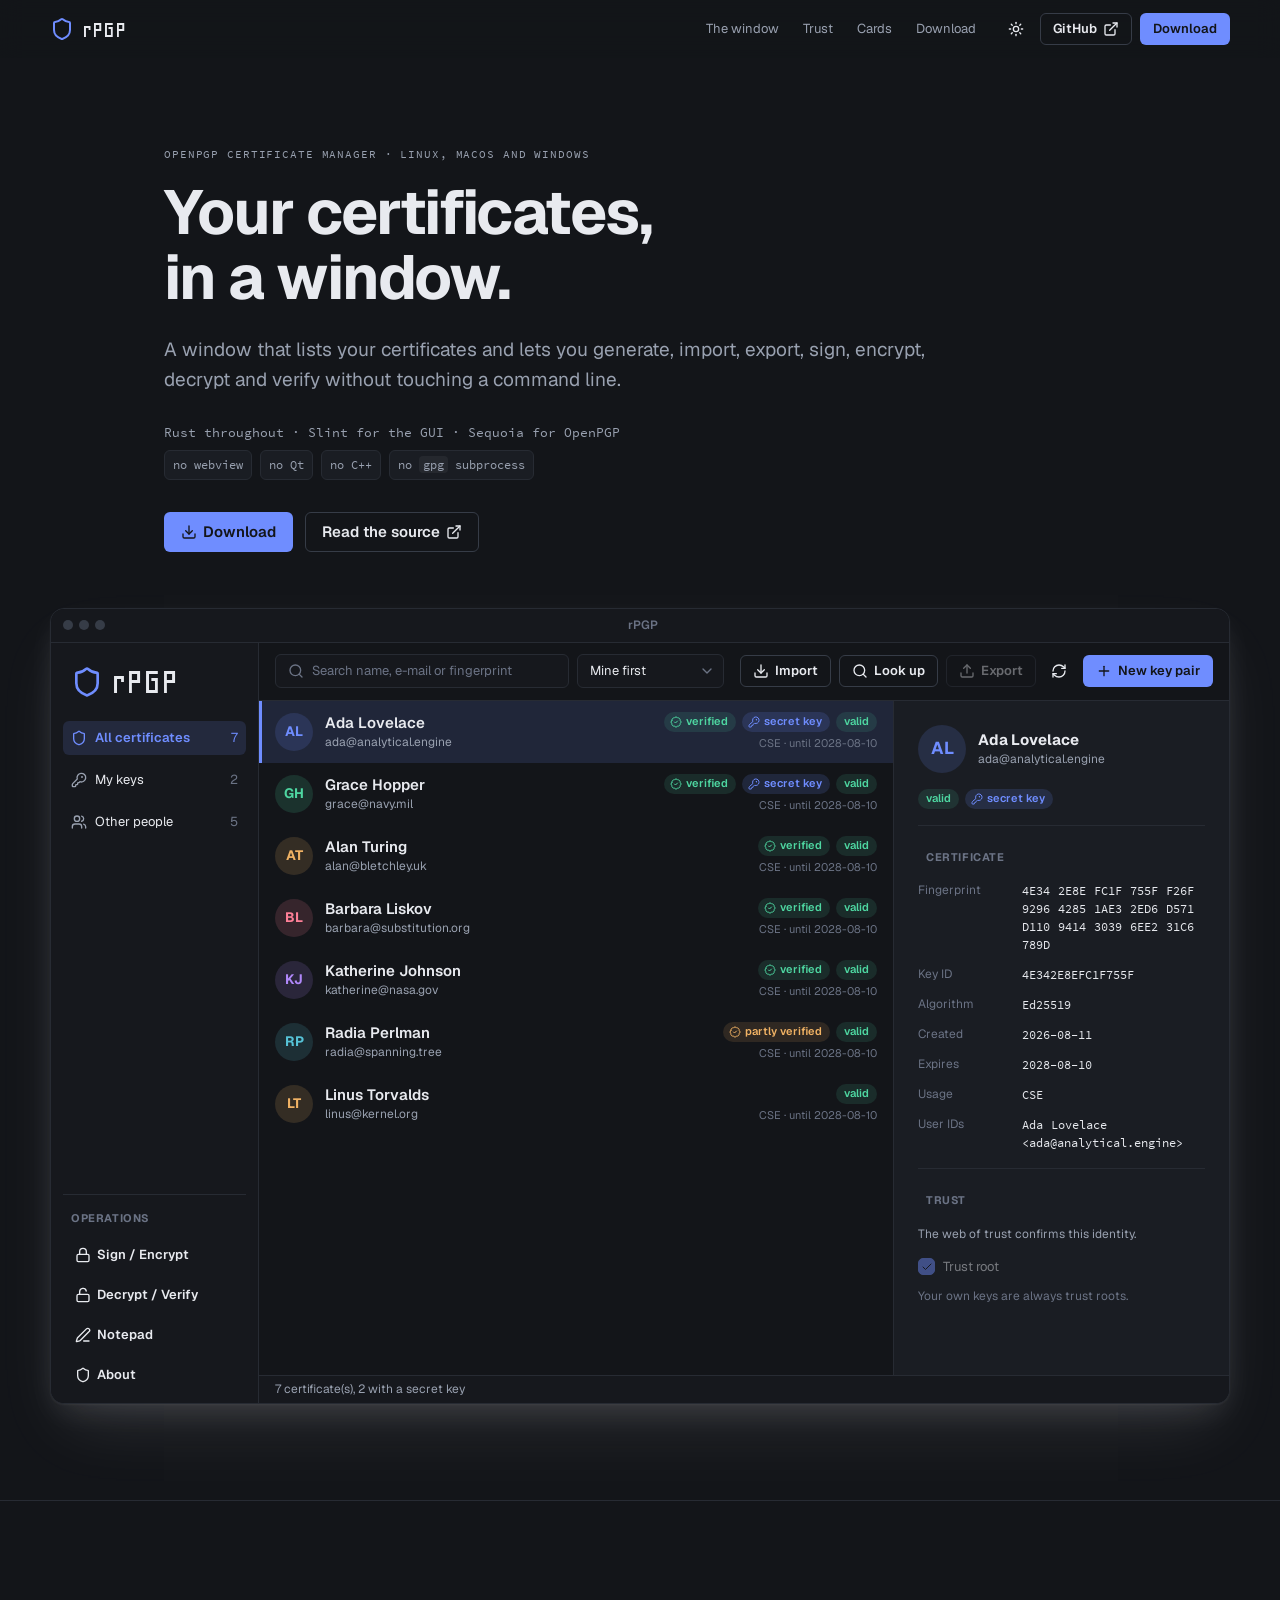
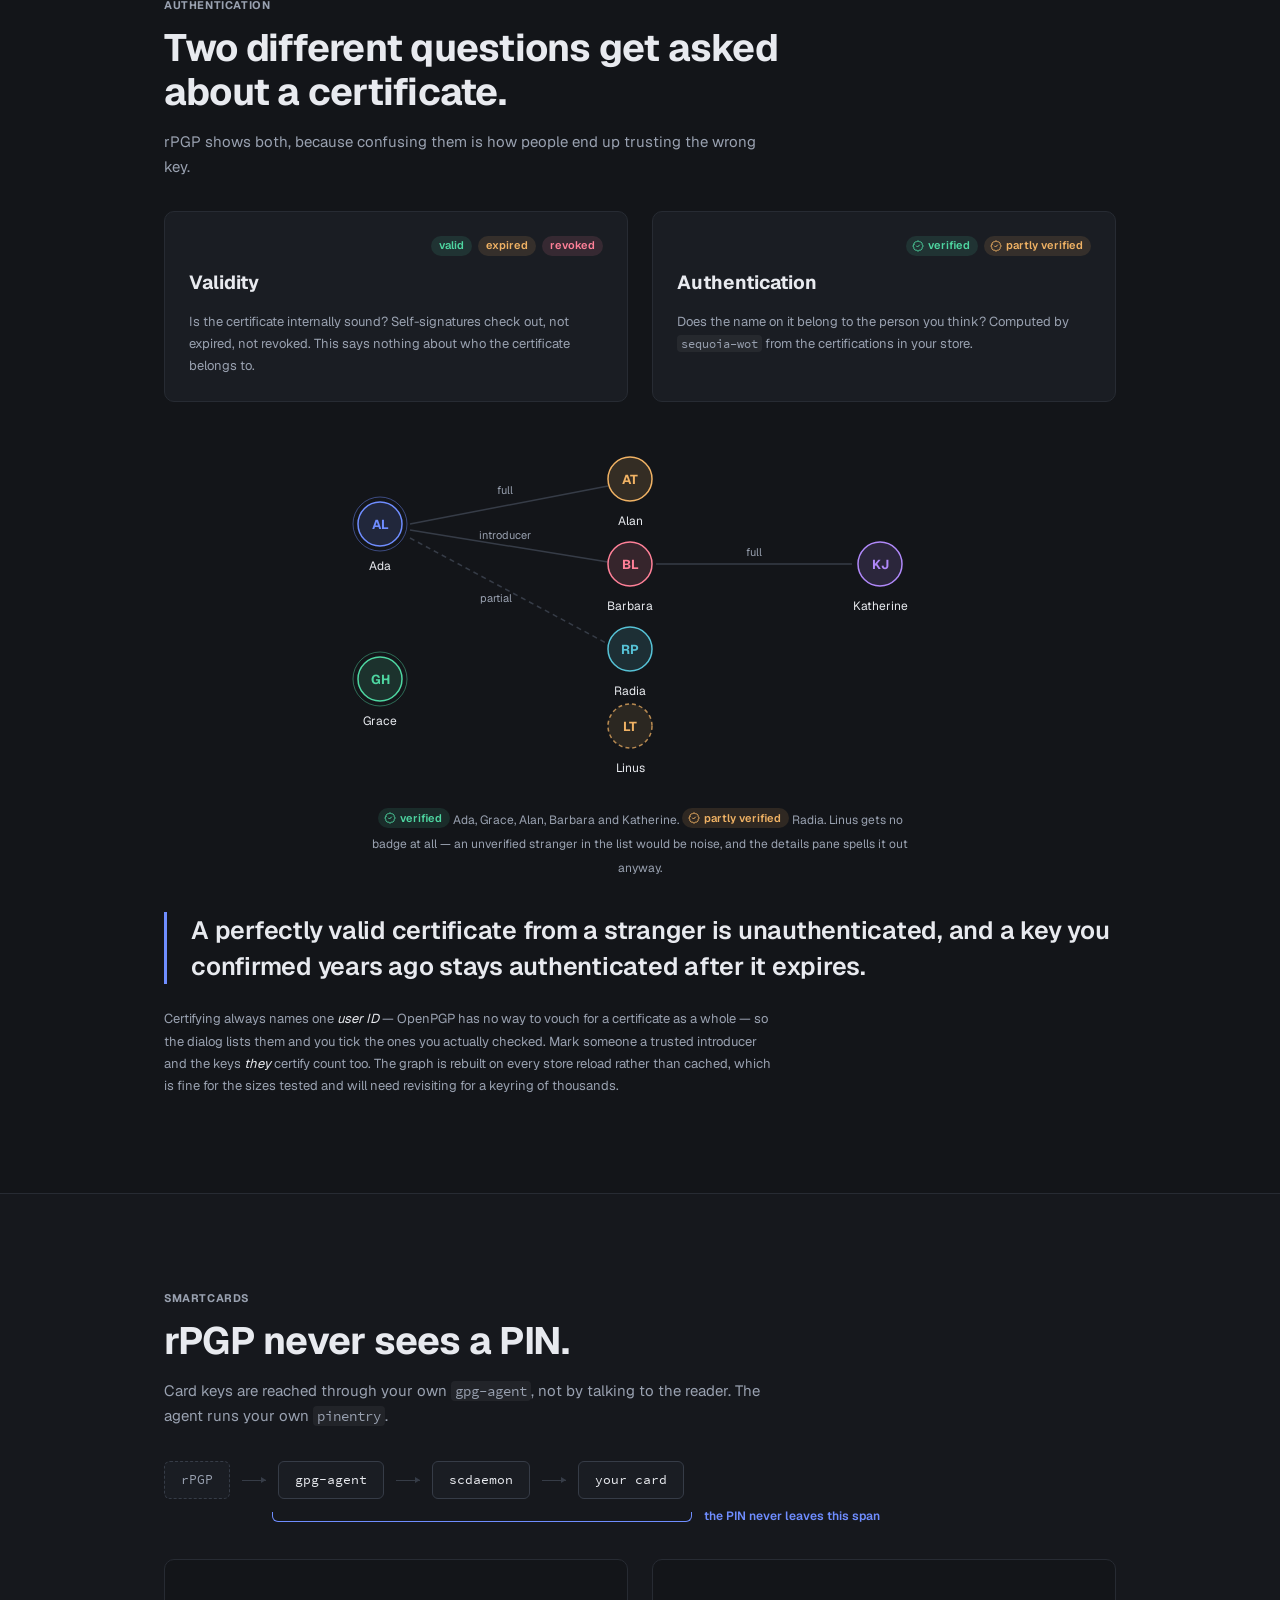
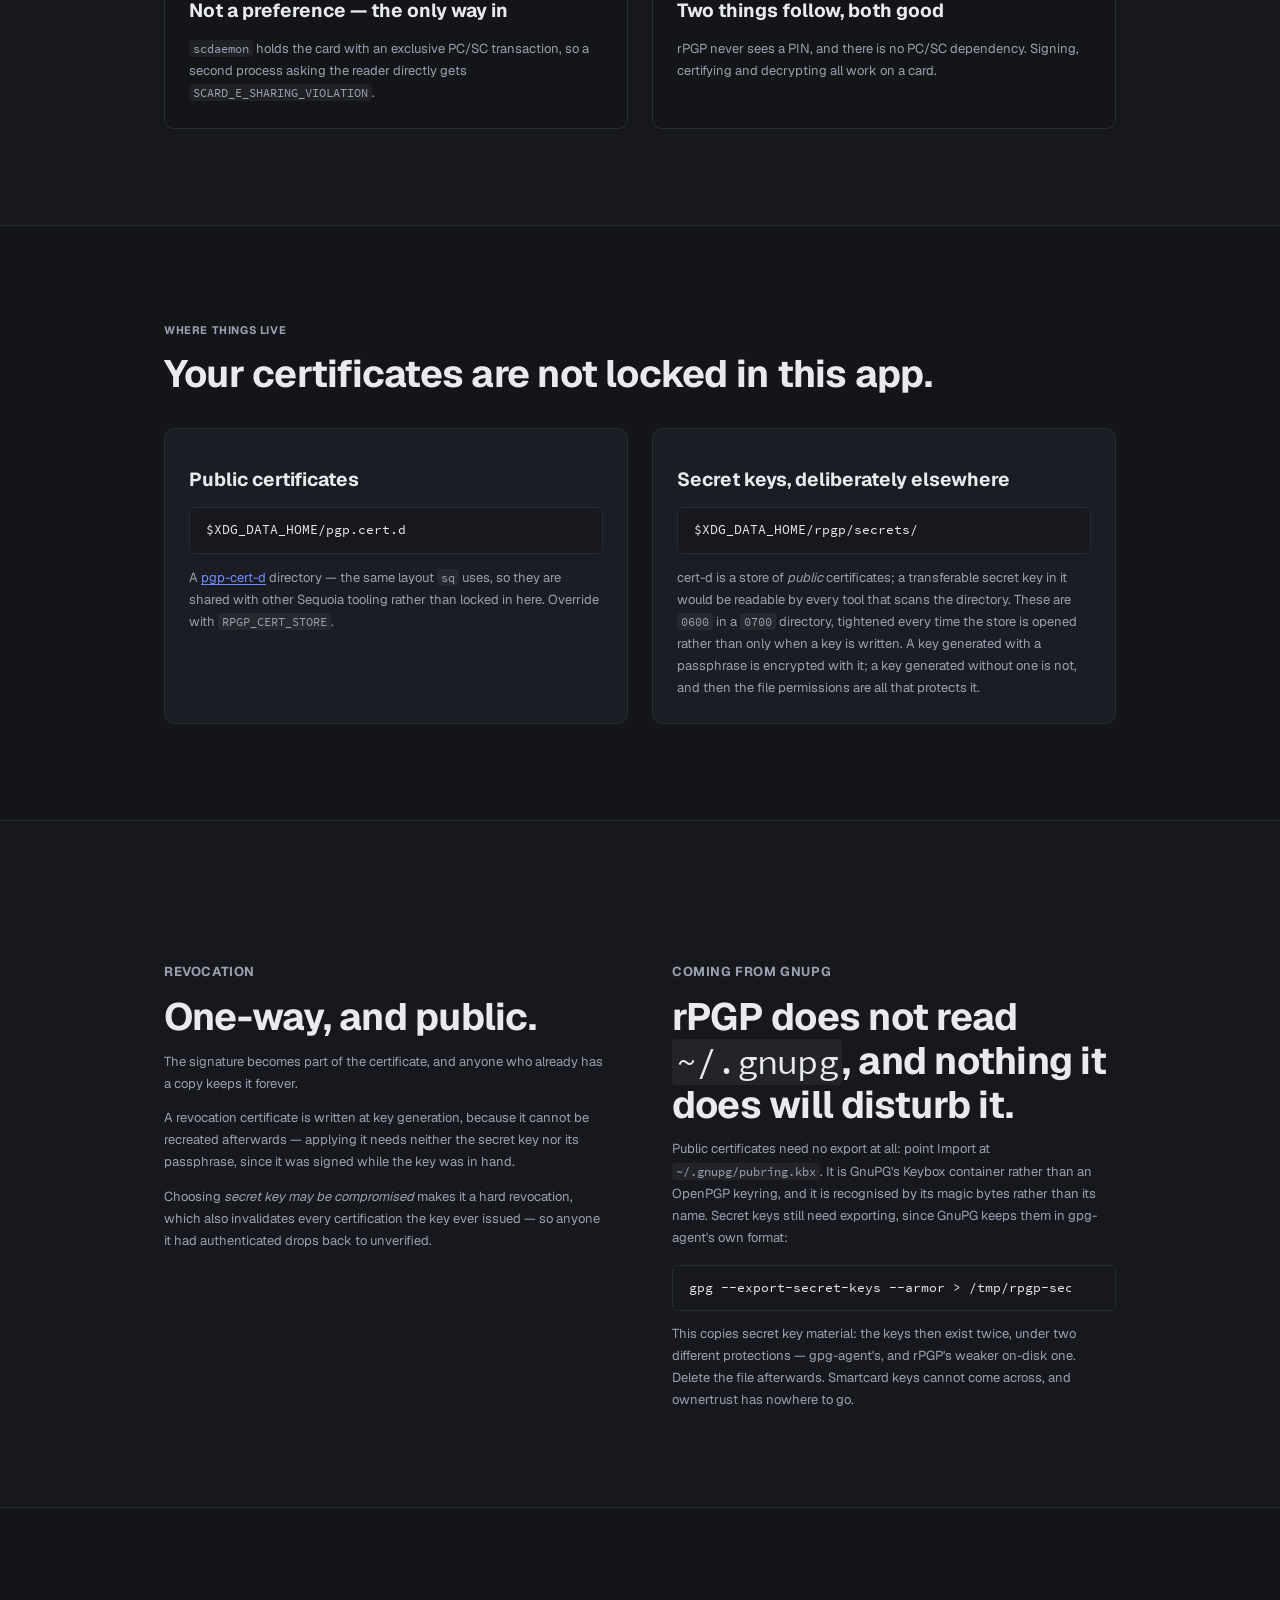
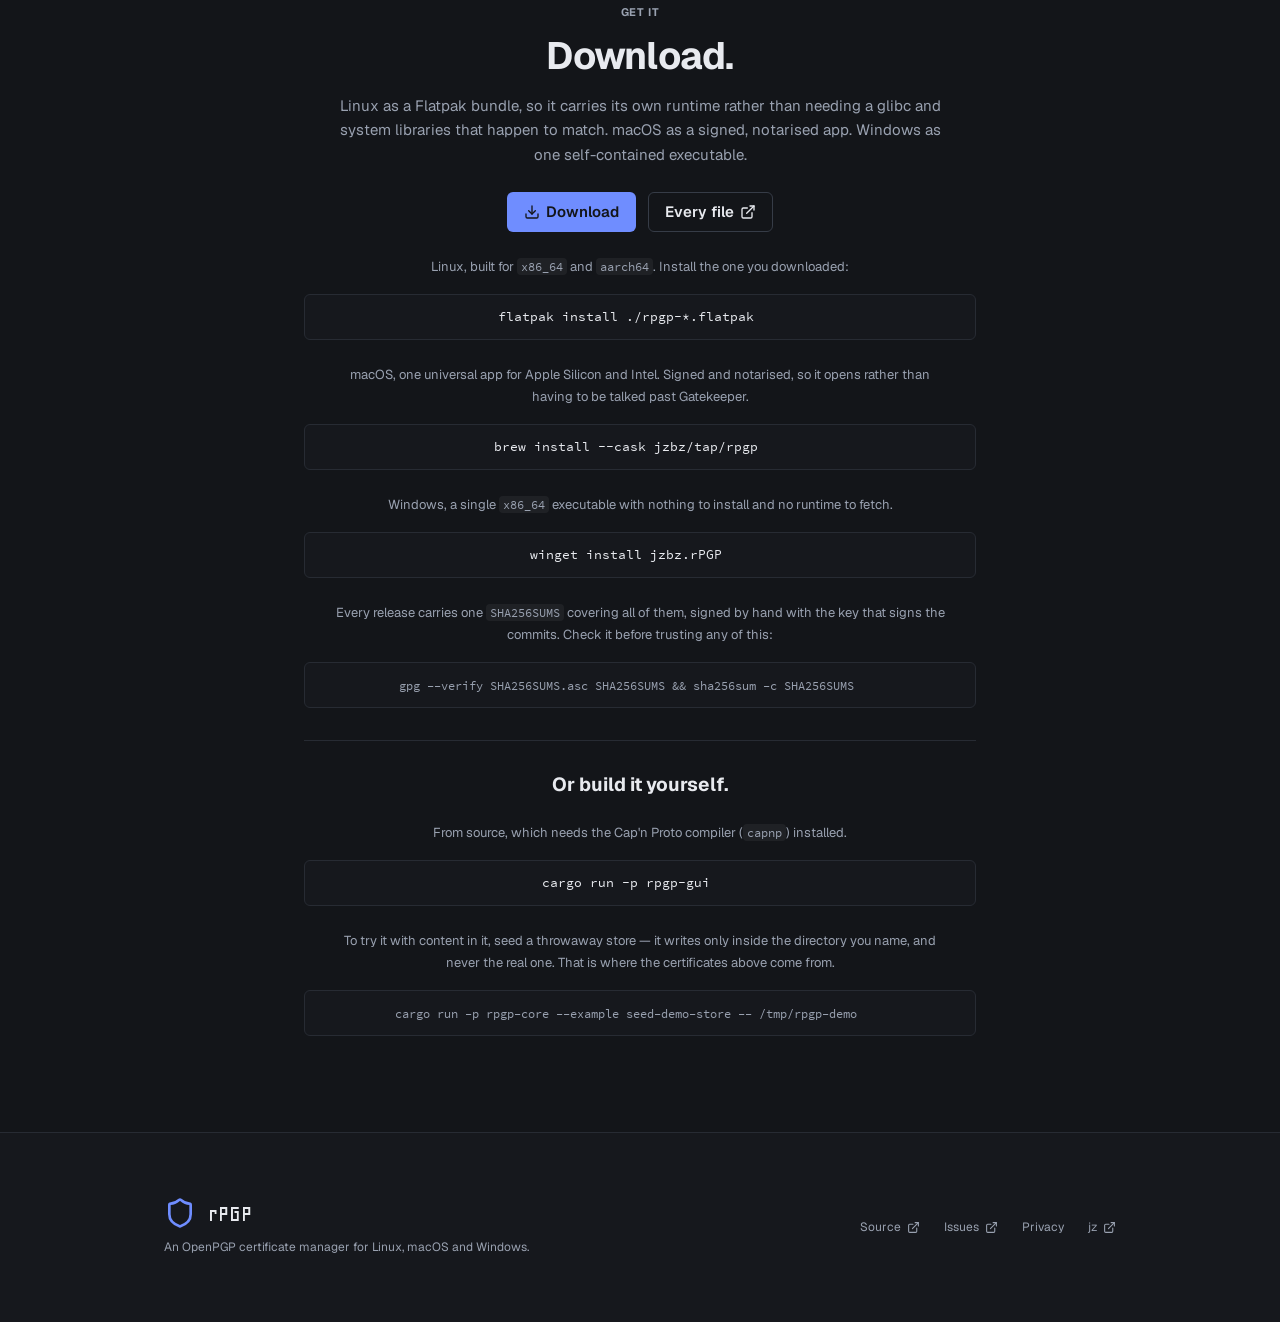
<file: index.html>
<!doctype html>
<html lang="en">
<head>
<meta charset="utf-8">
<meta name="viewport" content="width=device-width, initial-scale=1">
<title>rPGP — an OpenPGP certificate manager for Linux, macOS and Windows</title>
<meta name="description" content="A window that lists your certificates and lets you generate, import, export, sign, encrypt, decrypt and verify without touching a command line. Rust throughout, Slint for the GUI, Sequoia for OpenPGP.">
<meta name="color-scheme" content="dark light">
<link rel="icon" href="assets/images/icon.svg" type="image/svg+xml">
<link rel="icon" href="favicon.png" sizes="32x32">
<link rel="apple-touch-icon" href="assets/images/apple-touch-icon.png">
<link rel="canonical" href="https://rpgp.app/">

<meta name="theme-color" content="#131519">

<meta property="og:type" content="website">
<meta property="og:site_name" content="rPGP">
<meta property="og:title" content="rPGP — an OpenPGP certificate manager">
<meta property="og:description" content="Generate, import, export, sign, encrypt, decrypt and verify without touching a command line. Rust throughout. No webview, no Qt, no C++, no gpg subprocess.">
<!-- Absolute on purpose: link scrapers fetch this without page context, so a
     relative path would resolve against nothing and the card would lose its
     image. The only two places the domain is written down. -->
<meta property="og:image" content="https://rpgp.app/assets/images/og.png">
<meta property="og:image:type" content="image/png">
<meta property="og:image:width" content="1200">
<meta property="og:image:height" content="630">
<meta property="og:image:alt" content="rPGP — your certificates, in a window. An OpenPGP certificate manager for Linux, macOS and Windows, shown as a window listing certificates with verified and partly verified badges.">

<meta name="twitter:card" content="summary_large_image">
<meta name="twitter:image" content="https://rpgp.app/assets/images/og.png">

<link rel="preload" href="assets/fonts/geist-regular.woff2" as="font" type="font/woff2" crossorigin>
<link rel="preload" href="assets/fonts/geo.woff2" as="font" type="font/woff2" crossorigin>
<link rel="stylesheet" href="assets/style.css">

<!-- Stamp a stored choice of light before the first paint, so someone who has
     chosen it does not get a flash of the dark default first. Only light is
     ever stamped: dark is what the stylesheet already does, so a `dark` class
     would be a class with no rule behind it. -->
<script>
(function () {
    try {
        if (localStorage.getItem("rpgp-theme") === "light") {
            document.documentElement.classList.add("light");
        }
    } catch (e) {
        /* No storage available. The stylesheet's dark default stands. */
    }
}());
</script>
</head>
<body>

<!-- Lucide icons, ISC licensed, vendored from the app's own ui/icons directory
     so the site and the app draw from one set. 24x24 grid, 2px round-cap
     stroke, currentColor throughout. -->
<svg class="sprite" aria-hidden="true" focusable="false" width="0" height="0">
  <defs>
    <symbol viewBox="0 0 24 24" id="i-shield"><path d="M20 13c0 5-3.5 7.5-7.66 8.95a1 1 0 0 1-.67-.01C7.5 20.5 4 18 4 13V6a1 1 0 0 1 1-1c2 0 4.5-1.2 6.24-2.72a1.17 1.17 0 0 1 1.52 0C14.51 3.81 17 5 19 5a1 1 0 0 1 1 1z"/></symbol>
    <symbol viewBox="0 0 24 24" id="i-key"><path d="M2.586 17.414A2 2 0 0 0 2 18.828V21a1 1 0 0 0 1 1h3a1 1 0 0 0 1-1v-1a1 1 0 0 1 1-1h1a1 1 0 0 0 1-1v-1a1 1 0 0 1 1-1h.172a2 2 0 0 0 1.414-.586l.814-.814a6.5 6.5 0 1 0-4-4z"/><circle cx="16.5" cy="7.5" r=".5" fill="currentColor"/></symbol>
    <symbol viewBox="0 0 24 24" id="i-users"><path d="M16 21v-2a4 4 0 0 0-4-4H6a4 4 0 0 0-4 4v2"/><path d="M16 3.128a4 4 0 0 1 0 7.744"/><path d="M22 21v-2a4 4 0 0 0-3-3.87"/><circle cx="9" cy="7" r="4"/></symbol>
    <symbol viewBox="0 0 24 24" id="i-lock"><rect width="18" height="11" x="3" y="11" rx="2" ry="2"/><path d="M7 11V7a5 5 0 0 1 10 0v4"/></symbol>
    <symbol viewBox="0 0 24 24" id="i-unlock"><rect width="18" height="11" x="3" y="11" rx="2" ry="2"/><path d="M7 11V7a5 5 0 0 1 9.9-1"/></symbol>
    <symbol viewBox="0 0 24 24" id="i-pen-line"><path d="M13 21h8"/><path d="M21.174 6.812a1 1 0 0 0-3.986-3.987L3.842 16.174a2 2 0 0 0-.5.83l-1.321 4.352a.5.5 0 0 0 .623.622l4.353-1.32a2 2 0 0 0 .83-.497z"/></symbol>
    <symbol viewBox="0 0 24 24" id="i-plus"><path d="M5 12h14"/><path d="M12 5v14"/></symbol>
    <symbol viewBox="0 0 24 24" id="i-search"><path d="m21 21-4.34-4.34"/><circle cx="11" cy="11" r="8"/></symbol>
    <symbol viewBox="0 0 24 24" id="i-arrow-in"><path d="M12 15V3"/><path d="M21 15v4a2 2 0 0 1-2 2H5a2 2 0 0 1-2-2v-4"/><path d="m7 10 5 5 5-5"/></symbol>
    <symbol viewBox="0 0 24 24" id="i-arrow-out"><path d="M12 3v12"/><path d="m17 8-5-5-5 5"/><path d="M21 15v4a2 2 0 0 1-2 2H5a2 2 0 0 1-2-2v-4"/></symbol>
    <symbol viewBox="0 0 24 24" id="i-refresh"><path d="M3 12a9 9 0 0 1 9-9 9.75 9.75 0 0 1 6.74 2.74L21 8"/><path d="M21 3v5h-5"/><path d="M21 12a9 9 0 0 1-9 9 9.75 9.75 0 0 1-6.74-2.74L3 16"/><path d="M8 16H3v5"/></symbol>
    <symbol viewBox="0 0 24 24" id="i-certify"><path d="M3.85 8.62a4 4 0 0 1 4.78-4.77 4 4 0 0 1 6.74 0 4 4 0 0 1 4.78 4.78 4 4 0 0 1 0 6.74 4 4 0 0 1-4.77 4.78 4 4 0 0 1-6.75 0 4 4 0 0 1-4.78-4.77 4 4 0 0 1 0-6.76Z"/><path d="m9 12 2 2 4-4"/></symbol>
    <symbol viewBox="0 0 24 24" id="i-revoke"><circle cx="12" cy="12" r="10"/><path d="M4.929 4.929 19.07 19.071"/></symbol>
    <symbol viewBox="0 0 24 24" id="i-introducer"><path d="m16 11 2 2 4-4"/><path d="M16 21v-2a4 4 0 0 0-4-4H6a4 4 0 0 0-4 4v2"/><circle cx="9" cy="7" r="4"/></symbol>
    <symbol viewBox="0 0 24 24" id="i-check"><path d="M20 6 9 17l-5-5"/></symbol>
    <symbol viewBox="0 0 24 24" id="i-cross"><path d="M18 6 6 18"/><path d="m6 6 12 12"/></symbol>
    <symbol viewBox="0 0 24 24" id="i-chevron-down"><path d="m6 9 6 6 6-6"/></symbol>
    <symbol viewBox="0 0 24 24" id="i-link"><path d="M15 3h6v6"/><path d="M10 14 21 3"/><path d="M18 13v6a2 2 0 0 1-2 2H5a2 2 0 0 1-2-2V8a2 2 0 0 1 2-2h6"/></symbol>
    <symbol viewBox="0 0 24 24" id="i-file"><path d="M6 22a2 2 0 0 1-2-2V4a2 2 0 0 1 2-2h8a2.4 2.4 0 0 1 1.704.706l3.588 3.588A2.4 2.4 0 0 1 20 8v12a2 2 0 0 1-2 2z"/><path d="M14 2v5a1 1 0 0 0 1 1h5"/><path d="M10 9H8"/><path d="M16 13H8"/><path d="M16 17H8"/></symbol>
  </defs>
</svg>

<a class="skip" href="#main">Skip to content</a>

<p class="visually-hidden" id="copy-status" role="status"></p>

<header class="site-head" id="siteHead">
  <div class="wrap head-inner">
    <a class="brand" href="/" aria-label="rPGP, home">
      <svg class="ico ico-24" aria-hidden="true"><use href="#i-shield"/></svg>
      <span class="brand-word">rPGP</span>
    </a>

    <nav class="head-nav" aria-label="Sections">
      <a href="#window">The window</a>
      <a href="#trust">Trust</a>
      <a href="#cards">Cards</a>
      <a href="#download">Download</a>
    </nav>

    <div class="head-actions">
      <button class="btn btn-ghost btn-icon" id="theme-toggle" type="button" hidden
              aria-pressed="false" aria-label="Switch to the dark theme">
        <svg class="ico ico-sun" aria-hidden="true" viewBox="0 0 24 24"><circle cx="12" cy="12" r="4"/><path d="M12 2v2"/><path d="M12 20v2"/><path d="m4.93 4.93 1.41 1.41"/><path d="m17.66 17.66 1.41 1.41"/><path d="M2 12h2"/><path d="M20 12h2"/><path d="m6.34 17.66-1.41 1.41"/><path d="m19.07 4.93-1.41 1.41"/></svg>
        <svg class="ico ico-moon" aria-hidden="true" viewBox="0 0 24 24"><path d="M12 3a6 6 0 0 0 9 9 9 9 0 1 1-9-9Z"/></svg>
      </button>
      <a class="btn" href="https://github.com/jzbz/rpgp">
        GitHub<svg class="ico" aria-hidden="true"><use href="#i-link"/></svg>
      </a>
      <a class="btn btn-primary" href="#download">Download</a>
    </div>
  </div>
</header>

<main id="main" tabindex="-1">

<!-- ------------------------------------------------------------- hero -->
<section class="hero" id="top">
  <div class="wrap">
    <p class="eyebrow">OpenPGP certificate manager · Linux, macOS and Windows</p>

    <h1 class="hero-h1">Your certificates,<br>in a window.</h1>

    <p class="hero-deck">
      A window that lists your certificates and lets you generate, import,
      export, sign, encrypt, decrypt and verify without touching a command
      line.
    </p>

    <p class="hero-stack">
      Rust throughout · Slint for the GUI · Sequoia for OpenPGP<br>
      <span class="negations">
        <span>no webview</span><span>no Qt</span><span>no C++</span><span>no <code>gpg</code> subprocess</span>
      </span>
    </p>

    <div class="hero-actions">
      <a class="btn btn-primary btn-lg" href="#download">
        <svg class="ico" aria-hidden="true"><use href="#i-arrow-in"/></svg>Download
      </a>
      <a class="btn btn-lg" href="https://github.com/jzbz/rpgp">
        Read the source<svg class="ico" aria-hidden="true"><use href="#i-link"/></svg>
      </a>
    </div>
  </div>
</section>

<!-- ----------------------------------------------------------- window -->
<section class="window-section" id="window">
  <div class="wrap-wide">
    <h2 class="visually-hidden">The window</h2>
    <figure class="stage">
      <div class="win" id="win">
        <div class="win-bar">
          <span class="dot"></span><span class="dot"></span><span class="dot"></span>
          <span class="win-title">rPGP</span>
        </div>

        <div class="win-body">
          <div class="rail">
            <div class="rail-brand">
              <svg class="ico ico-32" aria-hidden="true"><use href="#i-shield"/></svg>
              <span class="wordmark">rPGP</span>
            </div>

            <span class="rail-item is-active">
              <svg class="ico" aria-hidden="true"><use href="#i-shield"/></svg>
              <span>All certificates</span><b class="count">7</b>
            </span>
            <span class="rail-item">
              <svg class="ico" aria-hidden="true"><use href="#i-key"/></svg>
              <span>My keys</span><b class="count">2</b>
            </span>
            <span class="rail-item">
              <svg class="ico" aria-hidden="true"><use href="#i-users"/></svg>
              <span>Other people</span><b class="count">5</b>
            </span>

            <div class="rail-spacer"></div>
            <div class="divider"></div>
            <p class="section-label">OPERATIONS</p>

            <span class="rail-op"><svg class="ico" aria-hidden="true"><use href="#i-lock"/></svg>Sign / Encrypt</span>
            <span class="rail-op"><svg class="ico" aria-hidden="true"><use href="#i-unlock"/></svg>Decrypt / Verify</span>
            <span class="rail-op"><svg class="ico" aria-hidden="true"><use href="#i-pen-line"/></svg>Notepad</span>
            <span class="rail-op"><svg class="ico" aria-hidden="true"><use href="#i-shield"/></svg>About</span>
          </div>

          <div class="content">
            <div class="toolbar">
              <span class="field">
                <svg class="ico" aria-hidden="true"><use href="#i-search"/></svg>
                <span class="placeholder">Search name, e-mail or fingerprint</span>
              </span>
              <span class="select">Mine first<svg class="ico" aria-hidden="true"><use href="#i-chevron-down"/></svg></span>
              <span class="tb-spacer"></span>
              <span class="btn"><svg class="ico" aria-hidden="true"><use href="#i-arrow-in"/></svg>Import</span>
              <span class="btn"><svg class="ico" aria-hidden="true"><use href="#i-search"/></svg>Look up</span>
              <span class="btn is-disabled"><svg class="ico" aria-hidden="true"><use href="#i-arrow-out"/></svg>Export</span>
              <span class="btn btn-ghost btn-icon"><svg class="ico" aria-hidden="true"><use href="#i-refresh"/></svg></span>
              <span class="btn btn-primary"><svg class="ico" aria-hidden="true"><use href="#i-plus"/></svg>New key pair</span>
            </div>

            <div class="panes">
              <ul class="cert-list" id="certList" role="listbox" aria-label="Certificates (illustration)">
              <li class="cert-row" role="option" data-index="0" aria-selected="true" tabindex="0">
                <span class="monogram" aria-hidden="true" style="--tint: var(--mono-0)">AL</span>
                <span class="cert-id">
                  <span class="cert-name">Ada Lovelace</span>
                  <span class="cert-mail">ada@analytical.engine</span>
                </span>
                <span class="cert-meta">
                  <span class="pills"><span class="pill pill-ok"><svg class="ico" aria-hidden="true"><use href="#i-certify"/></svg>verified</span><span class="pill pill-accent"><svg class="ico" aria-hidden="true"><use href="#i-key"/></svg>secret key</span><span class="pill pill-ok">valid</span></span>
                  <span class="cert-caps">CSE · until 2028-08-10</span>
                </span>
              </li>
              <li class="cert-row" role="option" data-index="1" aria-selected="false" tabindex="-1">
                <span class="monogram" aria-hidden="true" style="--tint: var(--mono-1)">GH</span>
                <span class="cert-id">
                  <span class="cert-name">Grace Hopper</span>
                  <span class="cert-mail">grace@navy.mil</span>
                </span>
                <span class="cert-meta">
                  <span class="pills"><span class="pill pill-ok"><svg class="ico" aria-hidden="true"><use href="#i-certify"/></svg>verified</span><span class="pill pill-accent"><svg class="ico" aria-hidden="true"><use href="#i-key"/></svg>secret key</span><span class="pill pill-ok">valid</span></span>
                  <span class="cert-caps">CSE · until 2028-08-10</span>
                </span>
              </li>
              <li class="cert-row" role="option" data-index="2" aria-selected="false" tabindex="-1">
                <span class="monogram" aria-hidden="true" style="--tint: var(--mono-2)">AT</span>
                <span class="cert-id">
                  <span class="cert-name">Alan Turing</span>
                  <span class="cert-mail">alan@bletchley.uk</span>
                </span>
                <span class="cert-meta">
                  <span class="pills"><span class="pill pill-ok"><svg class="ico" aria-hidden="true"><use href="#i-certify"/></svg>verified</span><span class="pill pill-ok">valid</span></span>
                  <span class="cert-caps">CSE · until 2028-08-10</span>
                </span>
              </li>
              <li class="cert-row" role="option" data-index="3" aria-selected="false" tabindex="-1">
                <span class="monogram" aria-hidden="true" style="--tint: var(--mono-3)">BL</span>
                <span class="cert-id">
                  <span class="cert-name">Barbara Liskov</span>
                  <span class="cert-mail">barbara@substitution.org</span>
                </span>
                <span class="cert-meta">
                  <span class="pills"><span class="pill pill-ok"><svg class="ico" aria-hidden="true"><use href="#i-certify"/></svg>verified</span><span class="pill pill-ok">valid</span></span>
                  <span class="cert-caps">CSE · until 2028-08-10</span>
                </span>
              </li>
              <li class="cert-row" role="option" data-index="4" aria-selected="false" tabindex="-1">
                <span class="monogram" aria-hidden="true" style="--tint: var(--mono-4)">KJ</span>
                <span class="cert-id">
                  <span class="cert-name">Katherine Johnson</span>
                  <span class="cert-mail">katherine@nasa.gov</span>
                </span>
                <span class="cert-meta">
                  <span class="pills"><span class="pill pill-ok"><svg class="ico" aria-hidden="true"><use href="#i-certify"/></svg>verified</span><span class="pill pill-ok">valid</span></span>
                  <span class="cert-caps">CSE · until 2028-08-10</span>
                </span>
              </li>
              <li class="cert-row" role="option" data-index="5" aria-selected="false" tabindex="-1">
                <span class="monogram" aria-hidden="true" style="--tint: var(--mono-5)">RP</span>
                <span class="cert-id">
                  <span class="cert-name">Radia Perlman</span>
                  <span class="cert-mail">radia@spanning.tree</span>
                </span>
                <span class="cert-meta">
                  <span class="pills"><span class="pill pill-warn"><svg class="ico" aria-hidden="true"><use href="#i-certify"/></svg>partly verified</span><span class="pill pill-ok">valid</span></span>
                  <span class="cert-caps">CSE · until 2028-08-10</span>
                </span>
              </li>
              <li class="cert-row" role="option" data-index="6" aria-selected="false" tabindex="-1">
                <span class="monogram" aria-hidden="true" style="--tint: var(--mono-2)">LT</span>
                <span class="cert-id">
                  <span class="cert-name">Linus Torvalds</span>
                  <span class="cert-mail">linus@kernel.org</span>
                </span>
                <span class="cert-meta">
                  <span class="pills"><span class="pill pill-ok">valid</span></span>
                  <span class="cert-caps">CSE · until 2028-08-10</span>
                </span>
                <span class="visually-hidden">not authenticated</span>
              </li>
            </ul>
              <div class="details" id="details">
                  <div class="details-head">
                    <span class="monogram monogram-lg" aria-hidden="true" style="--tint: var(--mono-0)">AL</span>
                    <span class="details-id">
                      <span class="details-name">Ada Lovelace</span>
                      <span class="details-mail">ada@analytical.engine</span>
                    </span>
                  </div>
                  <div class="pills">
                    <span class="pill pill-ok">valid</span>
                    <span class="pill pill-accent"><svg class="ico" aria-hidden="true"><use href="#i-key"/></svg>secret key</span>
                  </div>
                  <div class="divider"></div>
                  <p class="section-label">CERTIFICATE</p>
                  <dl>
                    <div class="field-row"><dt>Fingerprint</dt><dd class="mono">4E34 2E8E FC1F 755F F26F 9296 4285 1AE3 2ED6 D571 D110 9414 3039 6EE2 31C6 789D</dd></div>
                    <div class="field-row"><dt>Key ID</dt><dd class="mono">4E342E8EFC1F755F</dd></div>
                    <div class="field-row"><dt>Algorithm</dt><dd class="mono">Ed25519</dd></div>
                    <div class="field-row"><dt>Created</dt><dd class="mono">2026-08-11</dd></div>
                    <div class="field-row"><dt>Expires</dt><dd class="mono">2028-08-10</dd></div>
                    <div class="field-row"><dt>Usage</dt><dd class="mono">CSE</dd></div>
                    <div class="field-row"><dt>User IDs</dt><dd class="mono">Ada Lovelace &lt;ada@analytical.engine&gt;</dd></div>
                  </dl>
                  <div class="divider"></div>
                  <p class="section-label">TRUST</p>
                  <p class="trust-line">The web of trust confirms this identity.</p>
                  <span class="check is-checked is-disabled">
                    <span class="box"><svg class="ico" aria-hidden="true"><use href="#i-check"/></svg></span>Trust root</span>
                  <p class="trust-note">Your own keys are always trust roots.</p>
              </div>
            </div>

            <div class="status-bar">7 certificate(s), 2 with a secret key</div>
          </div>
        </div>
      </div>

    </figure>
  </div>
</section>

<!-- ------------------------------------------------------------ trust -->
<section class="band" id="trust">
  <div class="wrap">
    <p class="section-label">AUTHENTICATION</p>
    <h2>Two different questions get asked<br>about a certificate.</h2>
    <p class="deck">
      rPGP shows both, because confusing them is how people end up trusting the
      wrong key.
    </p>

    <div class="two-up">
      <article class="card">
        <div class="pills"><span class="pill pill-ok">valid</span><span class="pill pill-warn">expired</span><span class="pill pill-danger">revoked</span></div>
        <h3>Validity</h3>
        <p>
          Is the certificate internally sound? Self-signatures check out, not
          expired, not revoked. This says nothing about who the
          certificate belongs to.
        </p>
      </article>

      <article class="card">
        <div class="pills">
          <span class="pill pill-ok"><svg class="ico" aria-hidden="true"><use href="#i-certify"/></svg>verified</span>
          <span class="pill pill-warn"><svg class="ico" aria-hidden="true"><use href="#i-certify"/></svg>partly verified</span>
        </div>
        <h3>Authentication</h3>
        <p>
          Does the name on it belong to the person you think? Computed by
          <code>sequoia-wot</code> from the certifications in your store.
        </p>
      </article>
    </div>

    <!-- The demo store's actual trust graph. Same people as the window above,
         and the same monogram tints, because they are the same certificates. -->
    <figure class="graph-figure">
      <svg class="graph" viewBox="0 0 680 350" role="img"
           aria-labelledby="graph-title graph-desc">
        <title id="graph-title">The demo store's web of trust</title>
        <desc id="graph-desc">
          Ada and Grace hold their own secret keys, so they are trust roots.
          Ada has certified Alan in full, and certified Barbara as a trusted
          introducer; Barbara has in turn certified Katherine, who is therefore
          authenticated one hop out. Ada certified Radia only partially, so
          Radia is partly verified. Nobody has vouched for Linus, so his
          certificate is valid but unauthenticated.
        </desc>

        <g class="edges">
          <path d="M110 90 L 308 52"/>
          <path d="M110 96 L 308 128"/>
          <path d="M110 104 L 308 210" class="edge-partial"/>
          <path d="M356 130 L 552 130"/>
        </g>

        <g class="edge-labels">
          <text x="205" y="60">full</text>
          <text x="205" y="105">introducer</text>
          <text x="196" y="168">partial</text>
          <text x="454" y="122">full</text>
        </g>

        <g class="gnodes">
          <g class="gnode is-root" style="--tint: var(--mono-0)" transform="translate(80 90)">
            <circle class="ring" r="27"/><circle r="22"/>
            <text class="initials" y="5">AL</text>
            <text class="label" y="46">Ada</text>
          </g>
          <g class="gnode is-root" style="--tint: var(--mono-1)" transform="translate(80 245)">
            <circle class="ring" r="27"/><circle r="22"/>
            <text class="initials" y="5">GH</text>
            <text class="label" y="46">Grace</text>
          </g>

          <g class="gnode" style="--tint: var(--mono-2)" transform="translate(330 45)">
            <circle r="22"/><text class="initials" y="5">AT</text>
            <text class="label" y="46">Alan</text>
          </g>
          <g class="gnode" style="--tint: var(--mono-3)" transform="translate(330 130)">
            <circle r="22"/><text class="initials" y="5">BL</text>
            <text class="label" y="46">Barbara</text>
          </g>
          <g class="gnode" style="--tint: var(--mono-5)" transform="translate(330 215)">
            <circle r="22"/><text class="initials" y="5">RP</text>
            <text class="label" y="46">Radia</text>
          </g>
          <g class="gnode is-orphan" style="--tint: var(--mono-2)" transform="translate(330 292)">
            <circle r="22"/><text class="initials" y="5">LT</text>
            <text class="label" y="46">Linus</text>
          </g>

          <g class="gnode" style="--tint: var(--mono-4)" transform="translate(580 130)">
            <circle r="22"/><text class="initials" y="5">KJ</text>
            <text class="label" y="46">Katherine</text>
          </g>
        </g>
      </svg>

      <figcaption>
        <span class="pill pill-ok"><svg class="ico" aria-hidden="true"><use href="#i-certify"/></svg>verified</span>
        Ada, Grace, Alan, Barbara and Katherine.
        <span class="pill pill-warn"><svg class="ico" aria-hidden="true"><use href="#i-certify"/></svg>partly verified</span>
        Radia. Linus gets no badge at all — an unverified stranger in the list
        would be noise, and the details pane spells it out anyway.
      </figcaption>
    </figure>

    <p class="pullquote">
      A perfectly valid certificate from a stranger is unauthenticated, and a
      key you confirmed years ago stays authenticated after it expires.
    </p>

    <p class="note">
      Certifying always names one <em>user ID</em> — OpenPGP has no way to vouch
      for a certificate as a whole — so the dialog lists them and you tick the
      ones you actually checked. Mark someone a trusted introducer and the keys
      <em>they</em> certify count too. The graph is rebuilt on every store reload
      rather than cached, which is fine for the sizes tested and will need
      revisiting for a keyring of thousands.
    </p>
  </div>
</section>

<!-- ------------------------------------------------------------ cards -->
<section class="band band-sunken" id="cards">
  <div class="wrap">
    <p class="section-label">SMARTCARDS</p>
    <h2>rPGP never sees a PIN.</h2>
    <p class="deck">
      Card keys are reached through your own <code>gpg-agent</code>, not by
      talking to the reader. The agent runs your own <code>pinentry</code>.
    </p>

    <!-- The architecture argued spatially: the PIN's span visibly stops short
         of rPGP. -->
    <div class="flow" role="img"
         aria-label="rPGP asks gpg-agent, which drives scdaemon and your pinentry to reach the card. The PIN travels only between pinentry, the agent and the card — never through rPGP.">
      <div class="flow-nodes">
        <span class="node node-out">rPGP</span>
        <span class="arrow" aria-hidden="true"></span>
        <span class="node">gpg-agent</span>
        <span class="arrow" aria-hidden="true"></span>
        <span class="node">scdaemon</span>
        <span class="arrow" aria-hidden="true"></span>
        <span class="node">your card</span>
      </div>
      <div class="flow-bracket" aria-hidden="true">
        <span class="bracket-span"></span>
        <span class="bracket-label">the PIN never leaves this span</span>
      </div>
    </div>

    <div class="two-up">
      <article class="card">
        <h3>Not a preference — the only way in</h3>
        <p>
          <code>scdaemon</code> holds the card with an exclusive PC/SC
          transaction, so a second process asking the reader directly gets
          <code>SCARD_E_SHARING_VIOLATION</code>.
        </p>
      </article>
      <article class="card">
        <h3>Two things follow, both good</h3>
        <p>
          rPGP never sees a PIN, and there is no PC/SC dependency. Signing,
          certifying and decrypting all work on a card.
        </p>
      </article>
    </div>
  </div>
</section>

<!-- ------------------------------------------------------------ store -->
<section class="band" id="store">
  <div class="wrap">
    <p class="section-label">WHERE THINGS LIVE</p>
    <h2>Your certificates are not locked in this app.</h2>

    <div class="two-up">
      <article class="card">
        <h3>Public certificates</h3>
        <pre class="path">$XDG_DATA_HOME/pgp.cert.d</pre>
        <p>
          A <a href="https://www.ietf.org/archive/id/draft-nwjw-openpgp-cert-d-02.html">pgp-cert-d</a>
          directory — the same layout <code>sq</code> uses, so they are shared
          with other Sequoia tooling rather than locked in here.
          <span class="dim">Override with <code>RPGP_CERT_STORE</code>.</span>
        </p>
      </article>

      <article class="card">
        <h3>Secret keys, deliberately elsewhere</h3>
        <pre class="path">$XDG_DATA_HOME/rpgp/secrets/</pre>
        <p>
          cert-d is a store of <em>public</em> certificates; a transferable
          secret key in it would be readable by every tool that scans the
          directory. These are <code>0600</code> in a <code>0700</code>
          directory, tightened every time the store is opened rather than only
          when a key is written. A key generated with a passphrase is encrypted
          with it; a key generated without one is not, and then the file
          permissions are all that protects it.
        </p>
      </article>
    </div>
  </div>
</section>

<!-- --------------------------------------------------- revoke + gnupg -->
<section class="band band-sunken" id="migrate">
  <div class="wrap">
    <div class="two-up two-up-uneven">
      <article>
        <p class="section-label">REVOCATION</p>
        <h2 class="h2-ish">One-way, and public.</h2>
        <p>
          The signature becomes part of the certificate, and anyone who already
          has a copy keeps it forever.
        </p>
        <p>
          A revocation certificate is written at key generation, because it
          cannot be recreated afterwards — applying it needs neither the secret
          key nor its passphrase, since it was signed while the key was in hand.
        </p>
        <p class="dim">
          Choosing <em>secret key may be compromised</em> makes it a hard
          revocation, which also invalidates every certification the key ever
          issued — so anyone it had authenticated drops back to unverified.
        </p>
      </article>

      <article>
        <p class="section-label">COMING FROM GNUPG</p>
        <h2 class="h2-ish">rPGP does not read <code>~/.gnupg</code>, and nothing it does will disturb it.</h2>
        <p>
          Public certificates need no export at all: point Import at
          <code>~/.gnupg/pubring.kbx</code>. It is GnuPG's Keybox container
          rather than an OpenPGP keyring, and it is recognised by its magic
          bytes rather than its name. Secret keys still need exporting, since
          GnuPG keeps them in gpg-agent's own format:
        </p>
        <div class="cmd cmd-block" data-copy="gpg --export-secret-keys --armor > /tmp/rpgp-secret.asc">
          <code>gpg --export-secret-keys --armor &gt; /tmp/rpgp-secret.asc</code>
          <button class="copy" type="button" aria-label="Copy the export command">
            <svg class="ico" aria-hidden="true"><use href="#i-file"/></svg>
          </button>
        </div>
        <p class="dim">
          This copies secret key material: the keys then exist twice, under two
          different protections — gpg-agent's, and rPGP's weaker on-disk one.
          Delete the file afterwards. Smartcard keys
          cannot come across, and ownertrust has nowhere to go.
        </p>
      </article>
    </div>
  </div>
</section>

<!-- ------------------------------------------------------------ build -->
<section class="band" id="download">
  <div class="wrap wrap-narrow center">
    <p class="section-label">GET IT</p>
    <h2>Download.</h2>
    <p class="deck">
      Linux as a Flatpak bundle, so it carries its own runtime rather than
      needing a glibc and system libraries that happen to match. macOS as a
      signed, notarised app. Windows as one self-contained executable.
    </p>

    <div class="downloads">
      <a class="btn btn-primary btn-lg" href="https://github.com/jzbz/rpgp/releases/latest">
        <svg class="ico" aria-hidden="true"><use href="#i-arrow-in"/></svg>Download
      </a>
      <a class="btn btn-lg" href="https://github.com/jzbz/rpgp/releases/latest">
        Every file<svg class="ico" aria-hidden="true"><use href="#i-link"/></svg>
      </a>
    </div>

    <p class="note">
      Linux, built for <code>x86_64</code> and <code>aarch64</code>. Install
      the one you downloaded:
    </p>

    <div class="cmd cmd-block" data-copy="flatpak install ./rpgp-*.flatpak">
      <code>flatpak install ./rpgp-*.flatpak</code>
      <button class="copy" type="button" aria-label="Copy the Flatpak install command">
        <svg class="ico" aria-hidden="true"><use href="#i-file"/></svg>
      </button>
    </div>

    <p class="note">
      macOS, one universal app for Apple Silicon and Intel. Signed and
      notarised, so it opens rather than having to be talked past Gatekeeper.
    </p>

    <div class="cmd cmd-block" data-copy="brew install --cask jzbz/tap/rpgp">
      <code>brew install --cask jzbz/tap/rpgp</code>
      <button class="copy" type="button" aria-label="Copy the Homebrew install command">
        <svg class="ico" aria-hidden="true"><use href="#i-file"/></svg>
      </button>
    </div>

    <p class="note">
      Windows, a single <code>x86_64</code> executable with nothing to install
      and no runtime to fetch.
    </p>

    <div class="cmd cmd-block" data-copy="winget install jzbz.rPGP">
      <code>winget install jzbz.rPGP</code>
      <button class="copy" type="button" aria-label="Copy the winget install command">
        <svg class="ico" aria-hidden="true"><use href="#i-file"/></svg>
      </button>
    </div>

    <p class="note">
      Every release carries one <code>SHA256SUMS</code> covering all of them,
      signed by hand with the key that signs the commits. Check it before
      trusting any of this:
    </p>

    <div class="cmd cmd-block cmd-dim" data-copy="gpg --verify SHA256SUMS.asc SHA256SUMS &amp;&amp; sha256sum -c SHA256SUMS">
      <code>gpg --verify SHA256SUMS.asc SHA256SUMS &amp;&amp; sha256sum -c SHA256SUMS</code>
      <button class="copy" type="button" aria-label="Copy the verification command">
        <svg class="ico" aria-hidden="true"><use href="#i-file"/></svg>
      </button>
    </div>

    <div class="divider divider-spaced"></div>

    <h3 class="h2-ish">Or build it yourself.</h3>
    <p class="note">
      From source, which needs the Cap'n Proto compiler (<code>capnp</code>)
      installed.
    </p>

    <div class="cmd cmd-block" data-copy="cargo run -p rpgp-gui">
      <code>cargo run -p rpgp-gui</code>
      <button class="copy" type="button" aria-label="Copy the build command">
        <svg class="ico" aria-hidden="true"><use href="#i-file"/></svg>
      </button>
    </div>

    <p class="note">
      To try it with content in it, seed a throwaway store — it writes only
      inside the directory you name, and never the real one. That is where the
      certificates above come from.
    </p>

    <div class="cmd cmd-block cmd-dim" data-copy="cargo run -p rpgp-core --example seed-demo-store -- /tmp/rpgp-demo">
      <code>cargo run -p rpgp-core --example seed-demo-store -- /tmp/rpgp-demo</code>
      <button class="copy" type="button" aria-label="Copy the demo store command">
        <svg class="ico" aria-hidden="true"><use href="#i-file"/></svg>
      </button>
    </div>
  </div>
</section>

</main>

<footer class="colophon">
  <div class="wrap colophon-inner">
    <div class="colophon-brand">
      <svg class="ico ico-32" aria-hidden="true"><use href="#i-shield"/></svg>
      <span class="wordmark">rPGP</span>
      <p>An OpenPGP certificate manager for Linux, macOS and Windows.</p>
    </div>

    <nav class="colophon-links" aria-label="Elsewhere">
      <a href="https://github.com/jzbz/rpgp">Source<svg class="ico" aria-hidden="true"><use href="#i-link"/></svg></a>
      <a href="https://github.com/jzbz/rpgp/issues">Issues<svg class="ico" aria-hidden="true"><use href="#i-link"/></svg></a>
      <a href="privacy/">Privacy</a>
      <a href="https://jz.bz/">jz<svg class="ico" aria-hidden="true"><use href="#i-link"/></svg></a>
    </nav>
  </div>
</footer>

<script src="assets/main.js"></script>
</body>
</html>
</file>
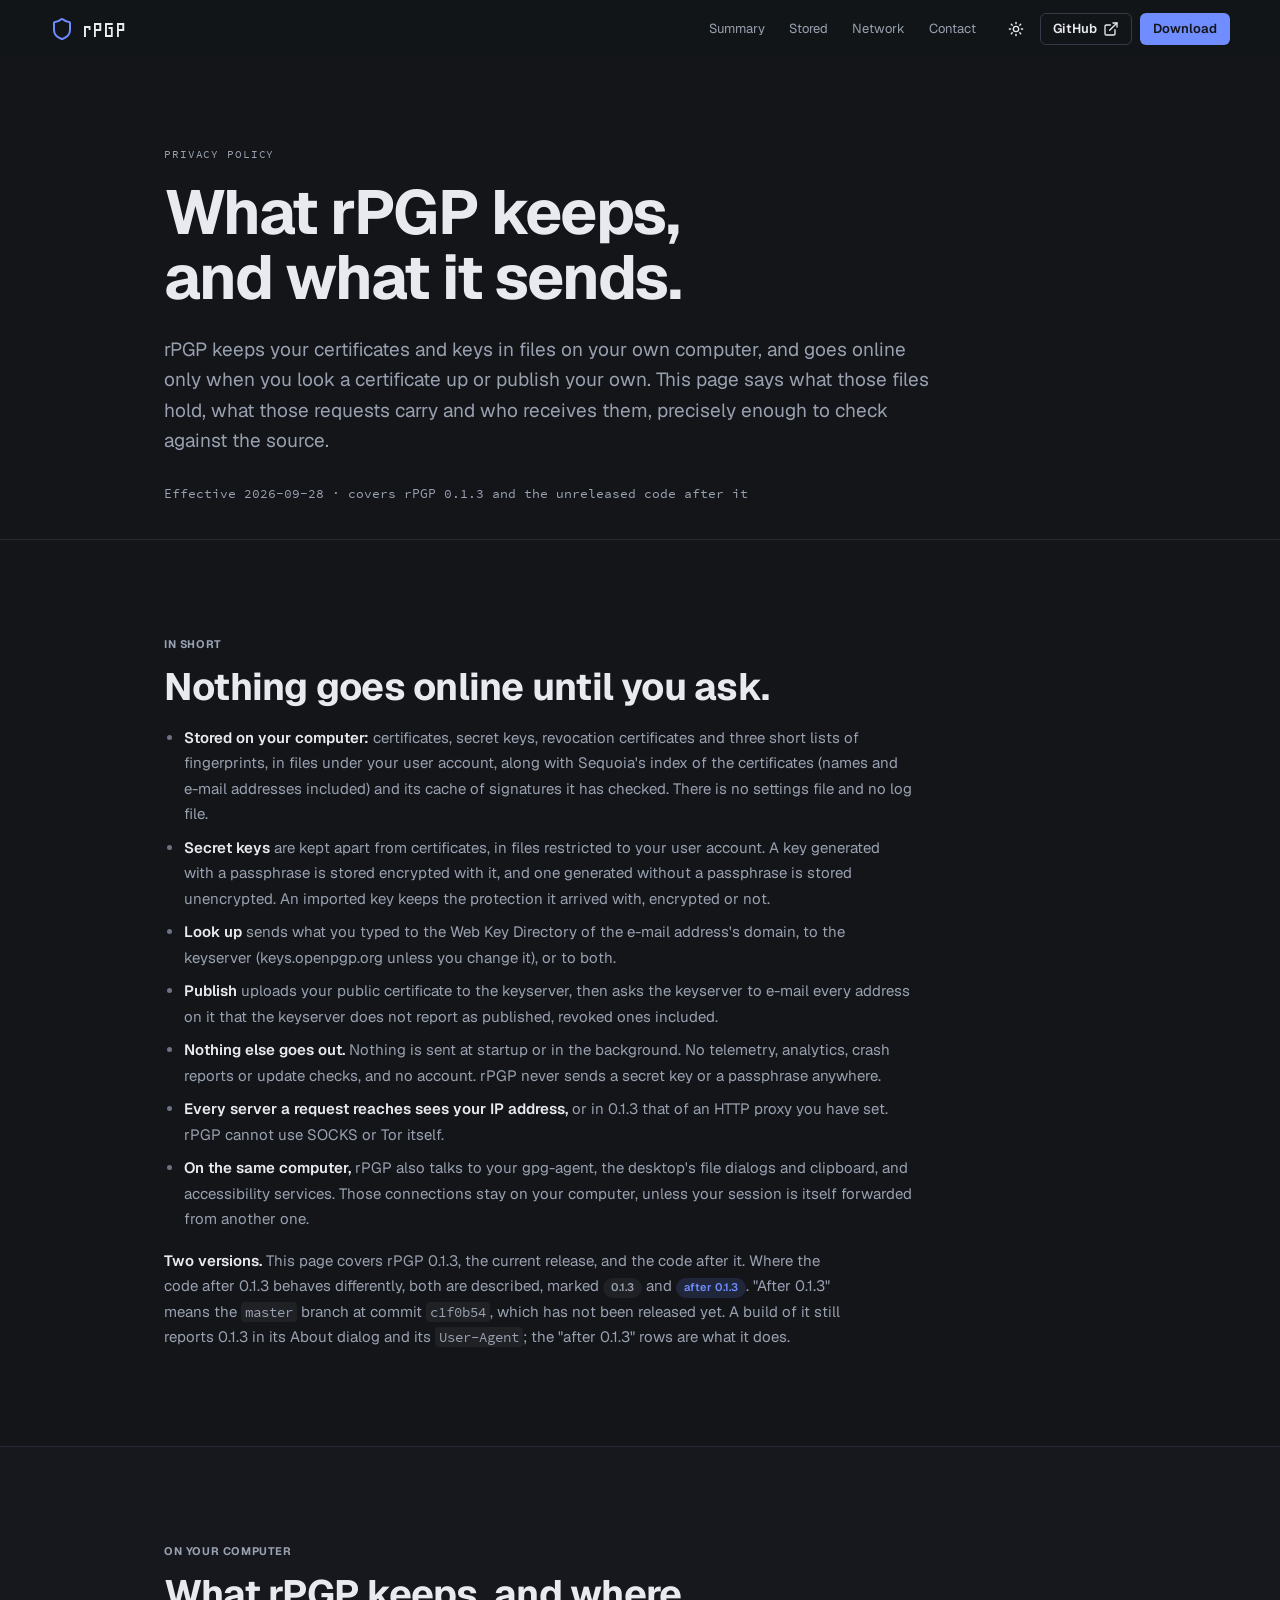
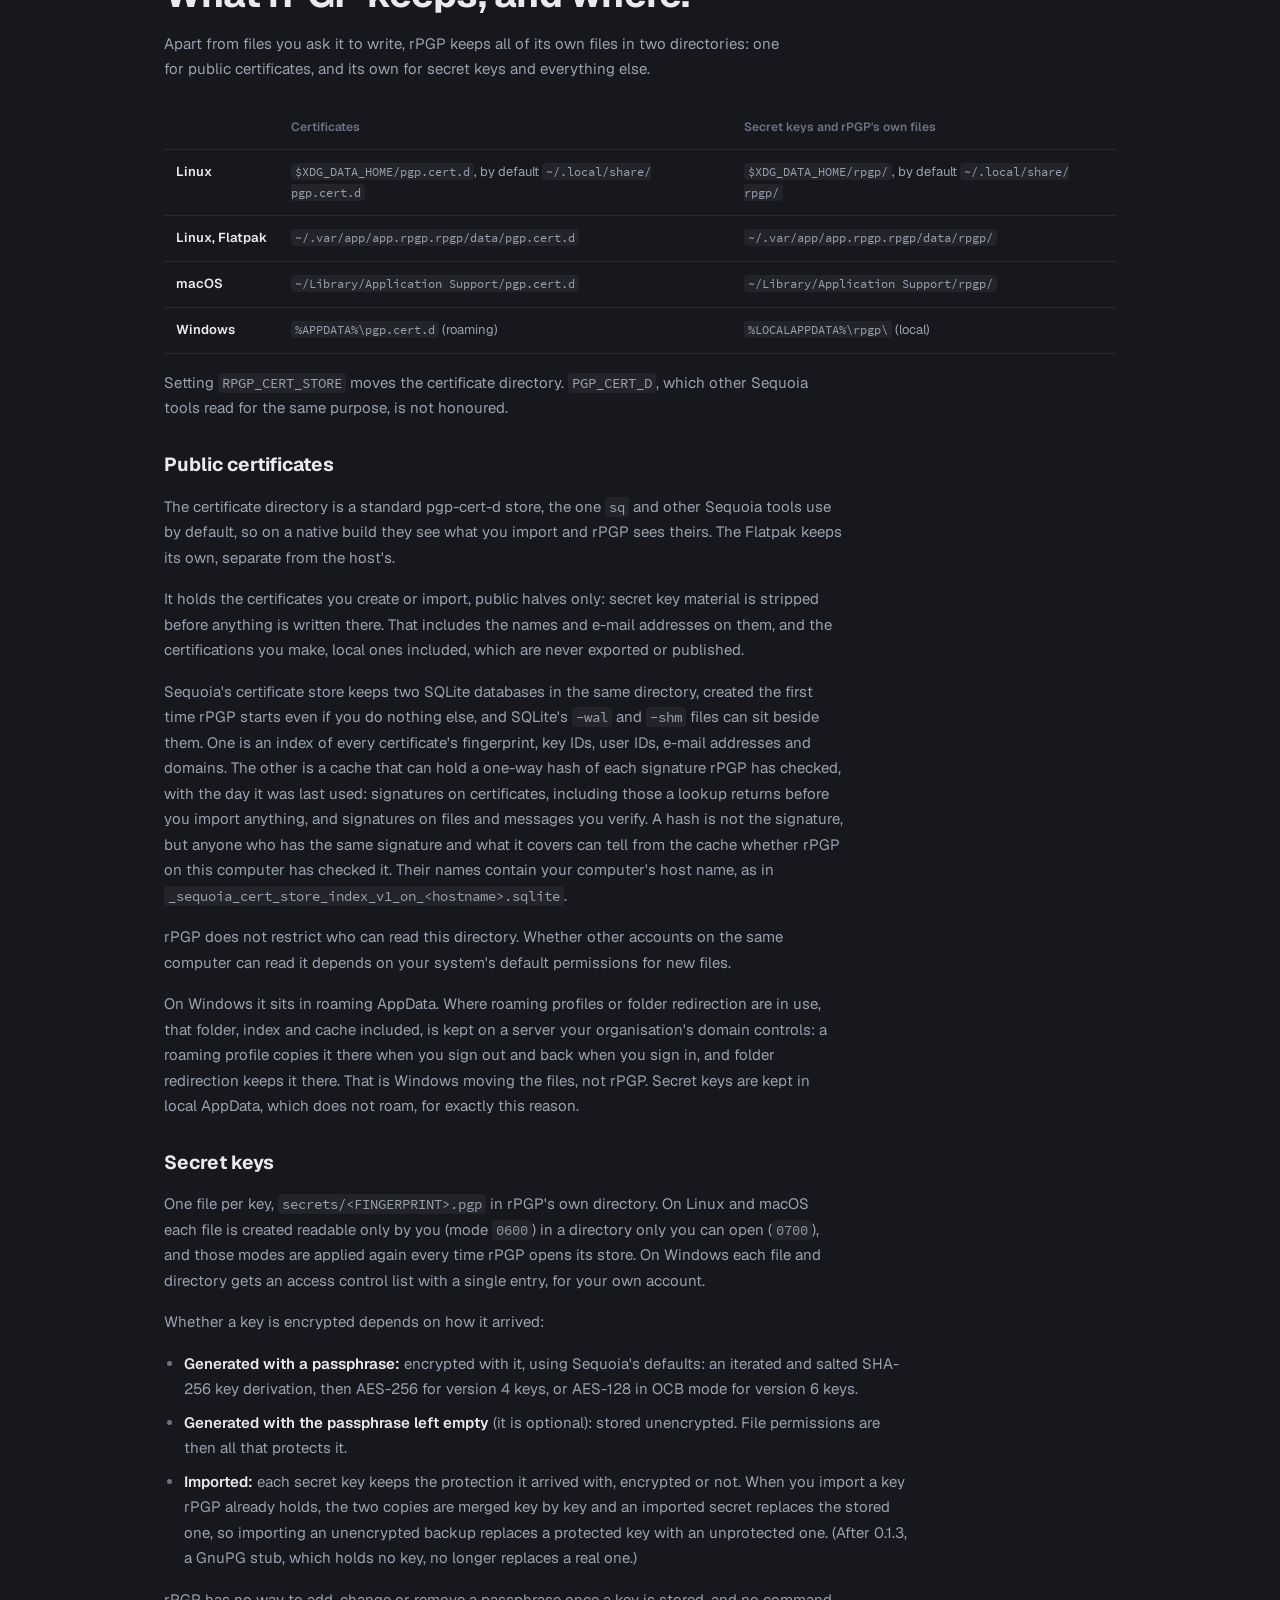
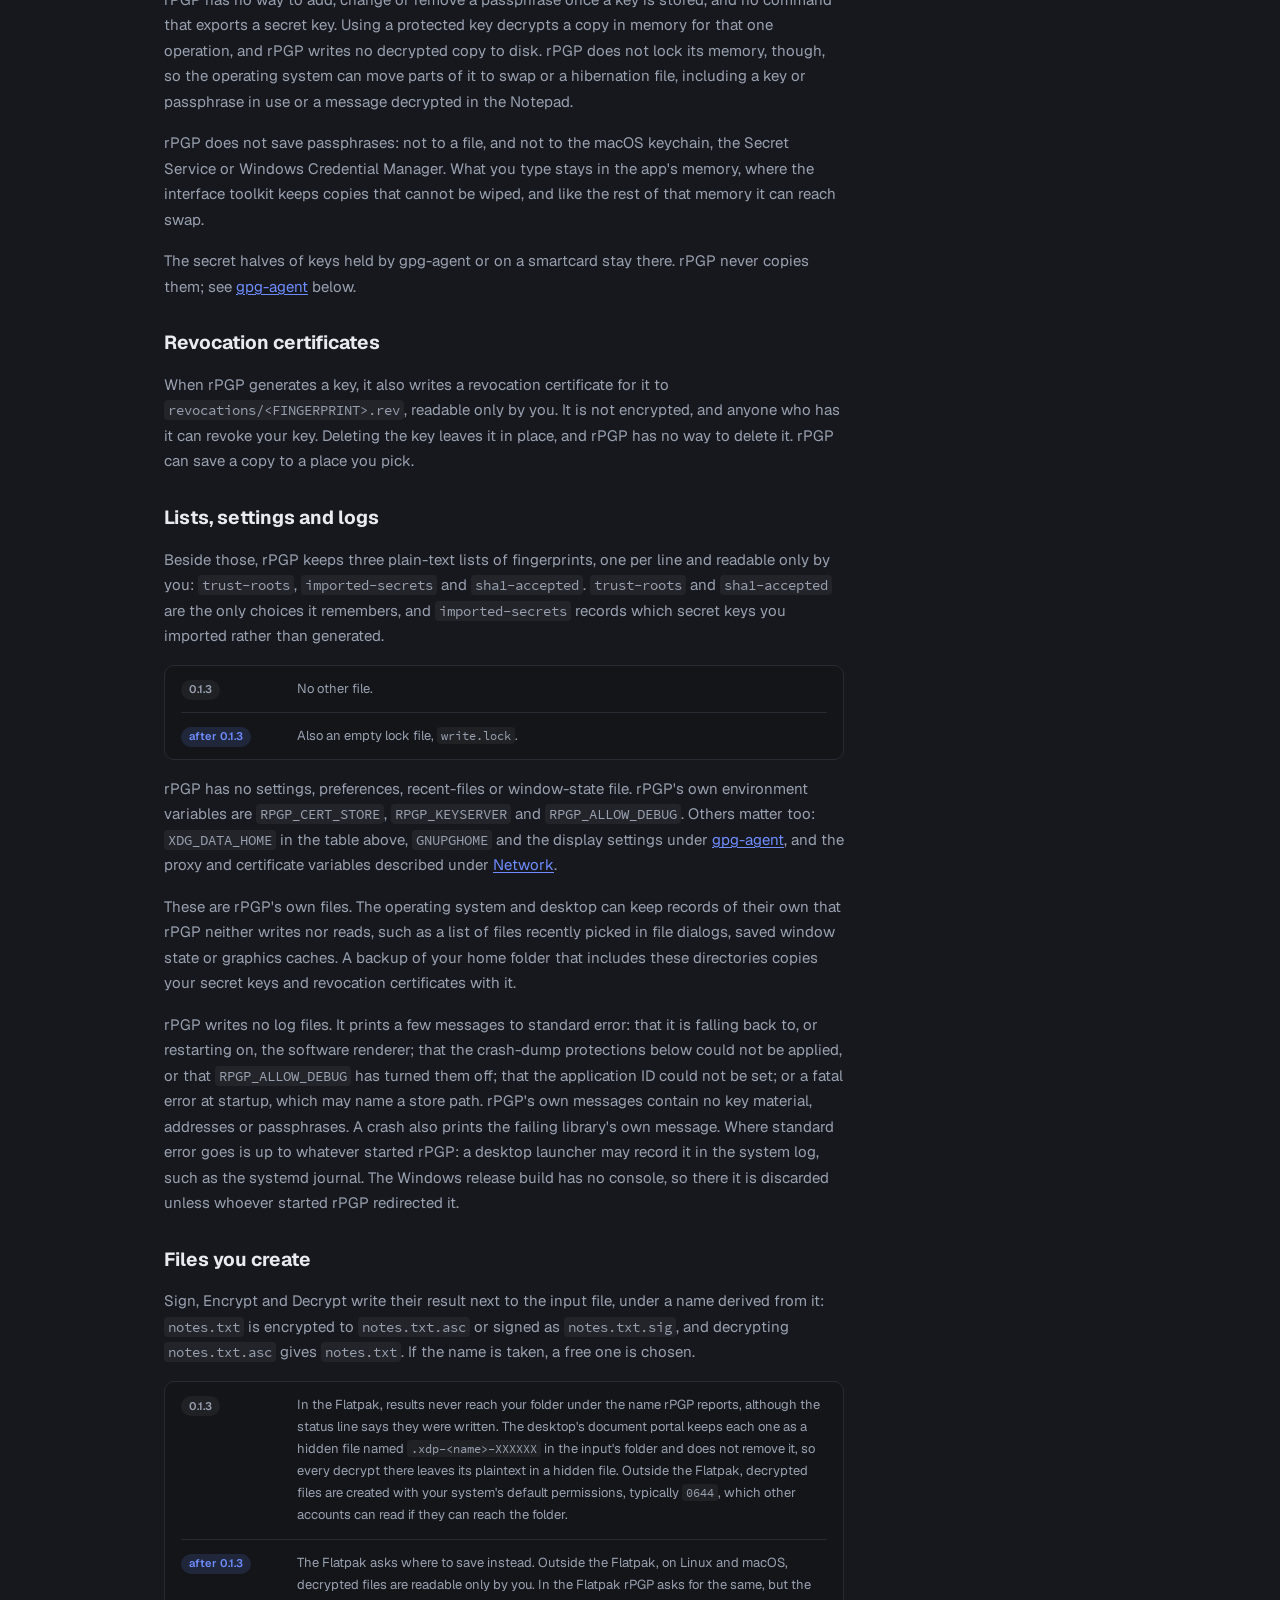
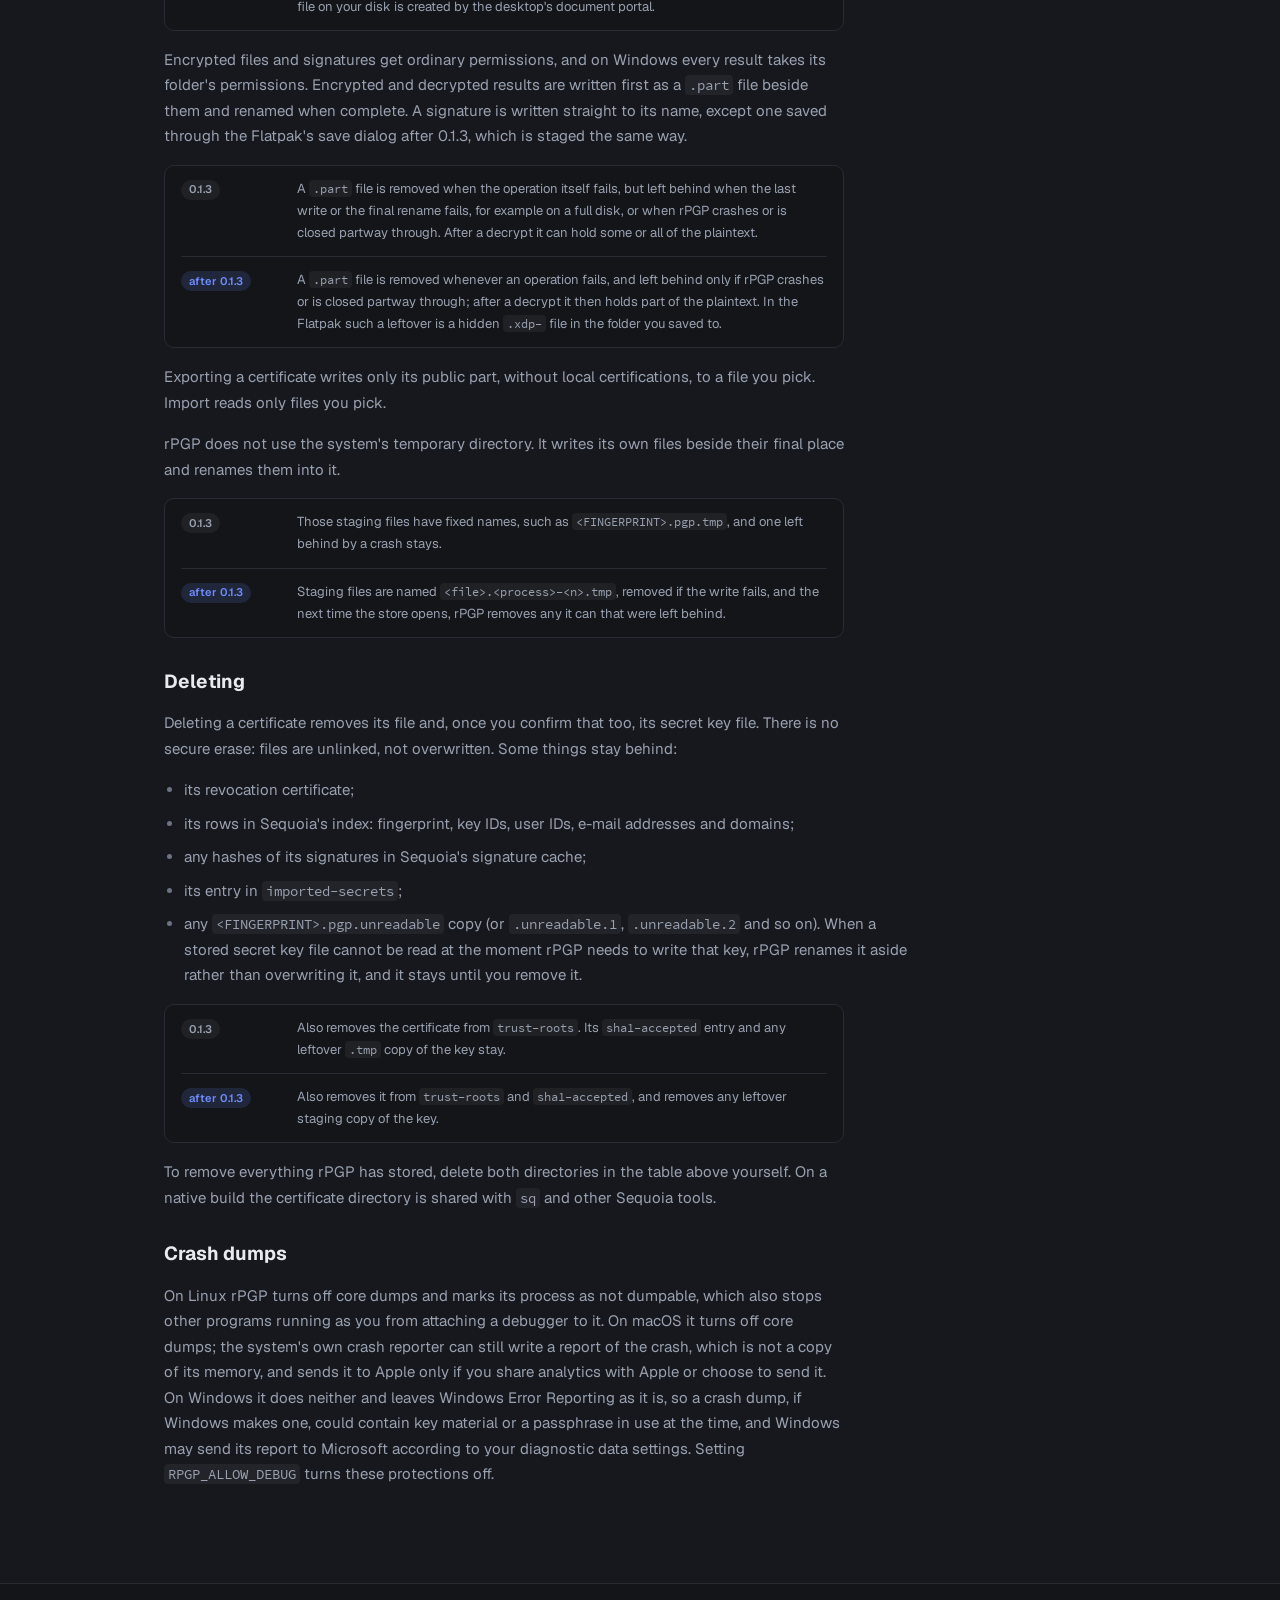
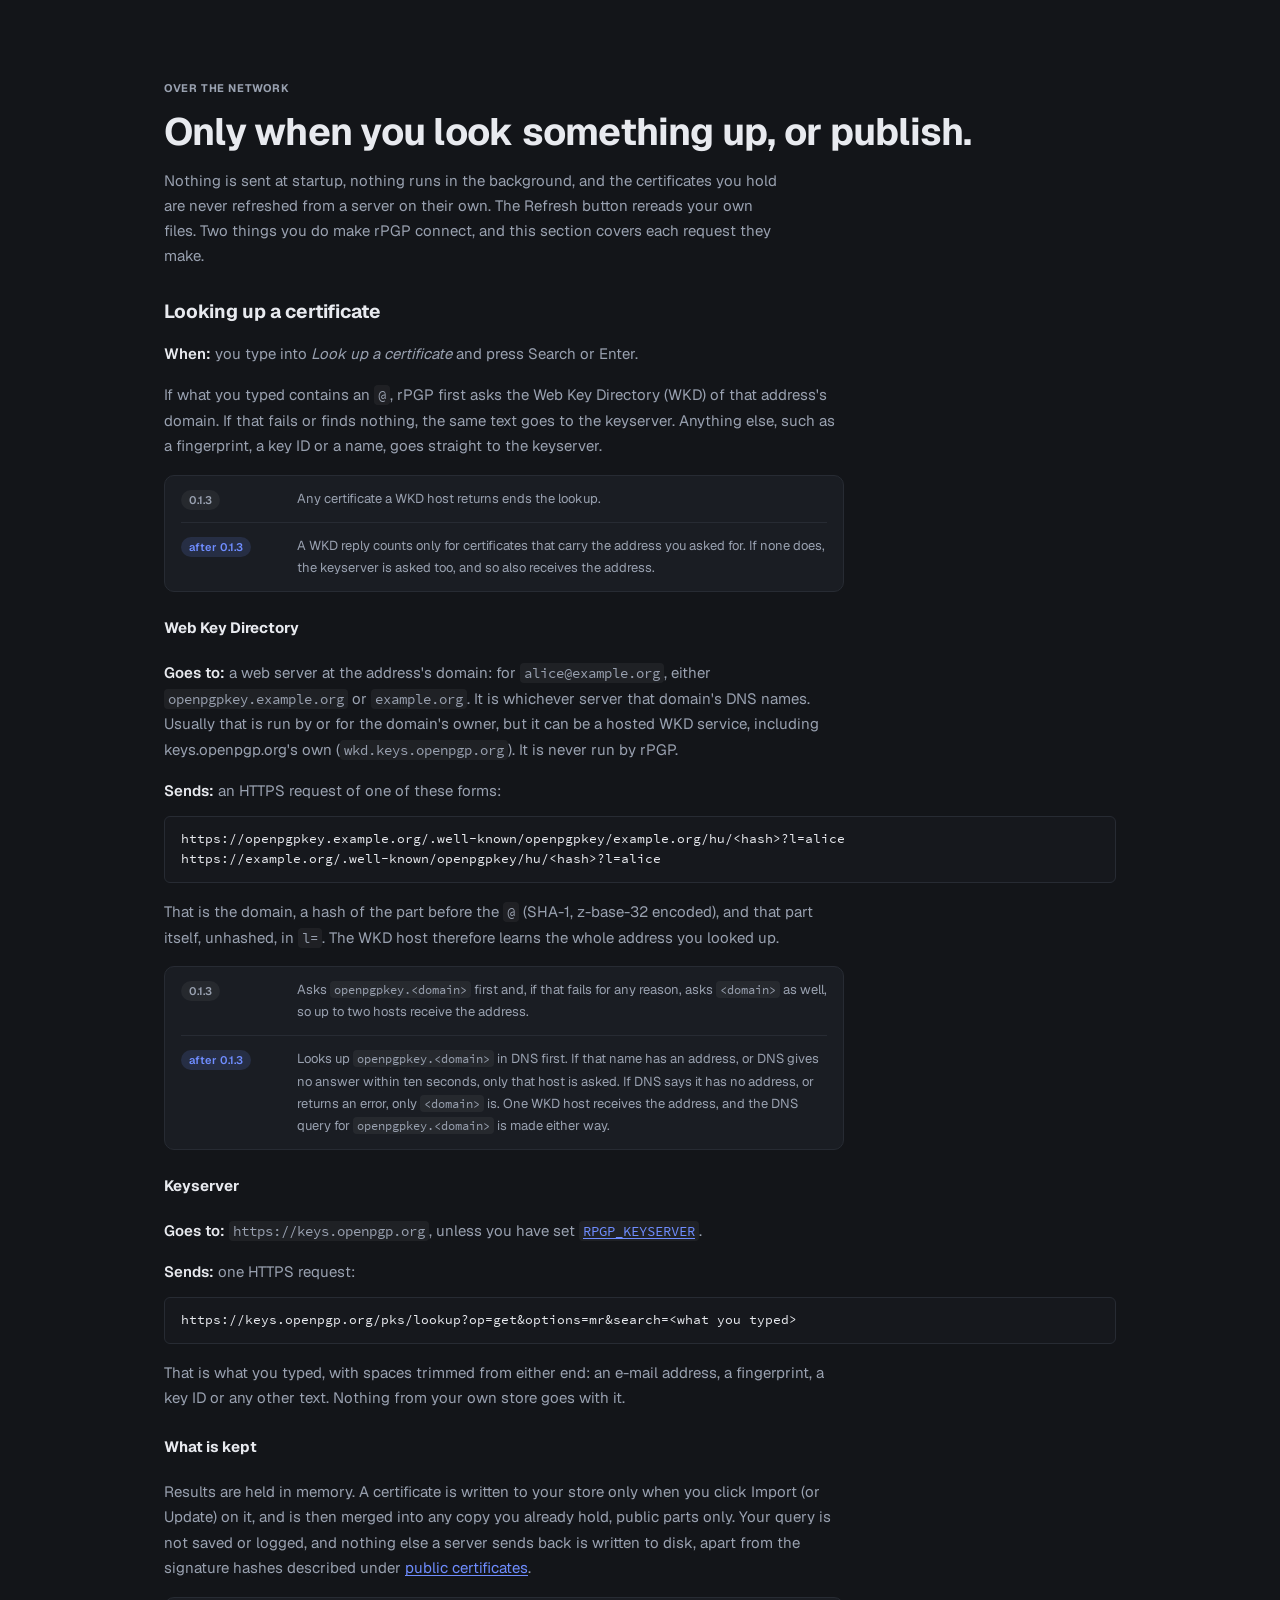
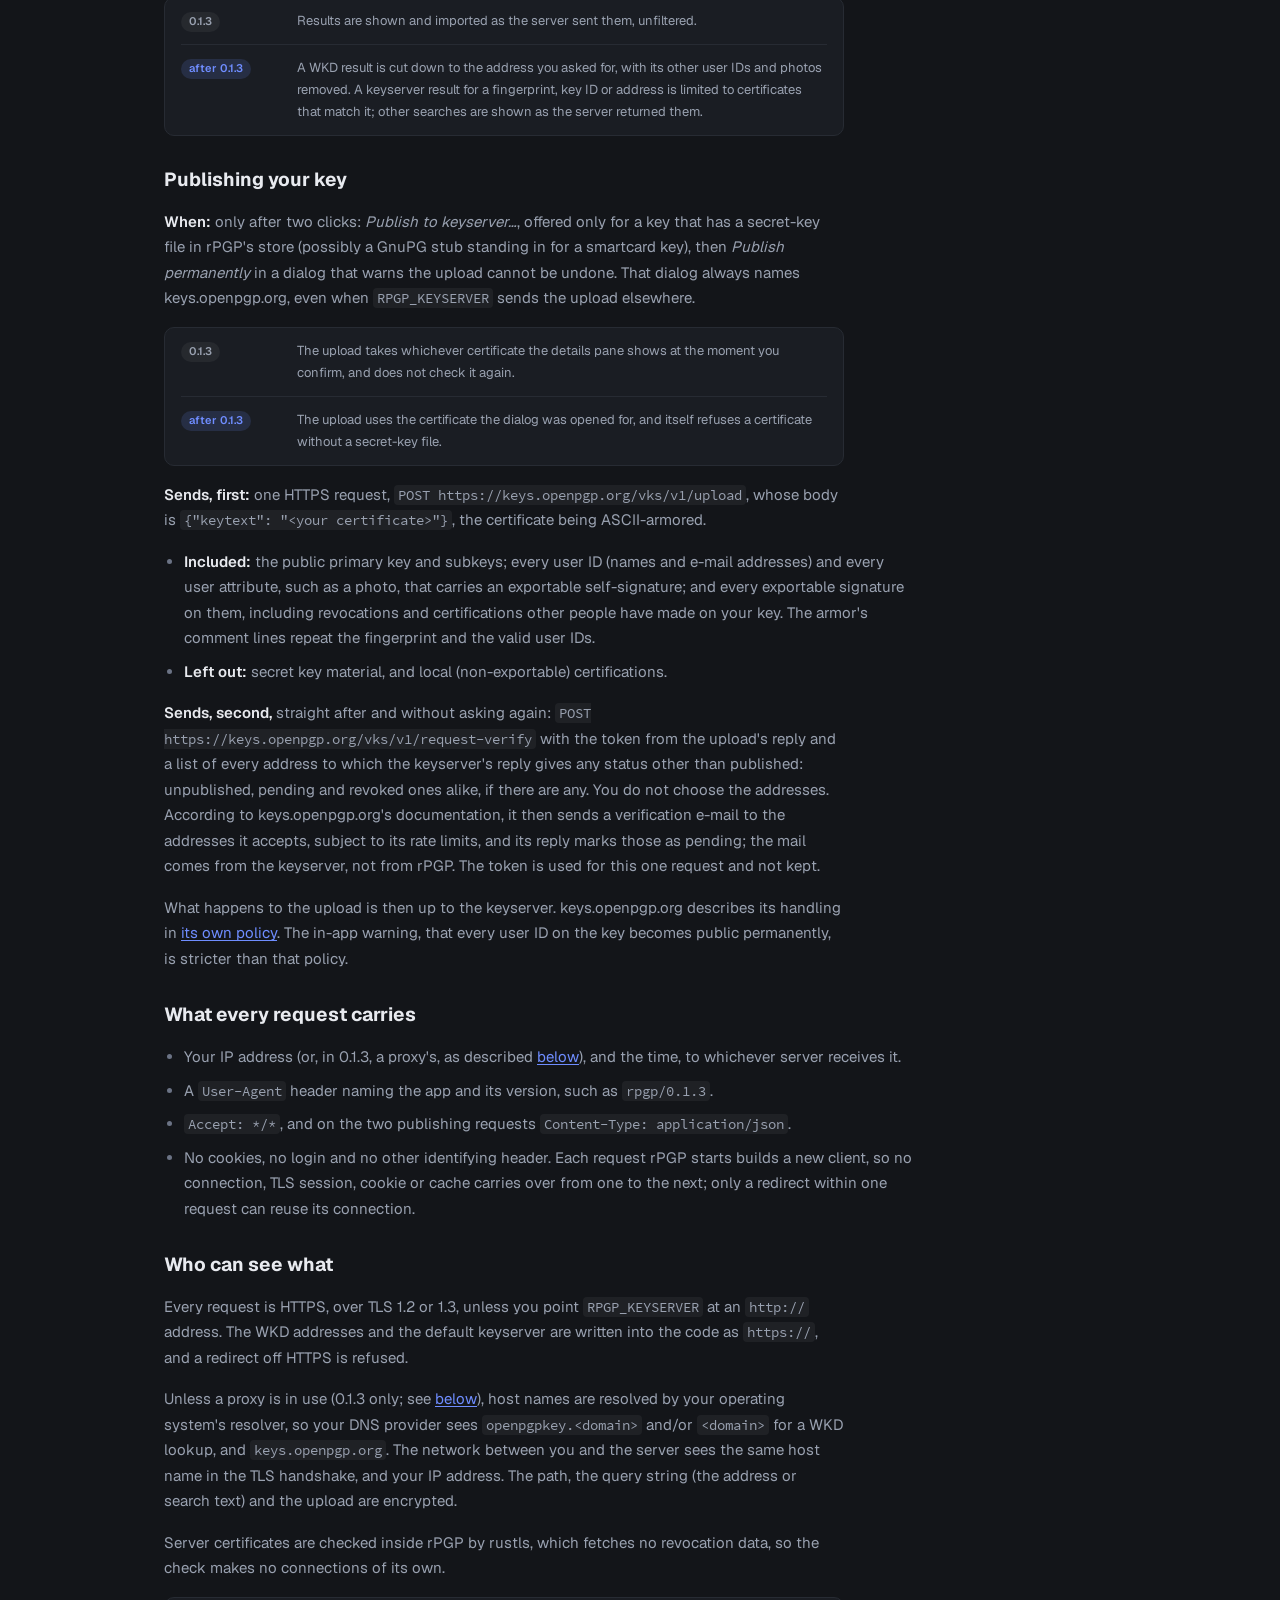
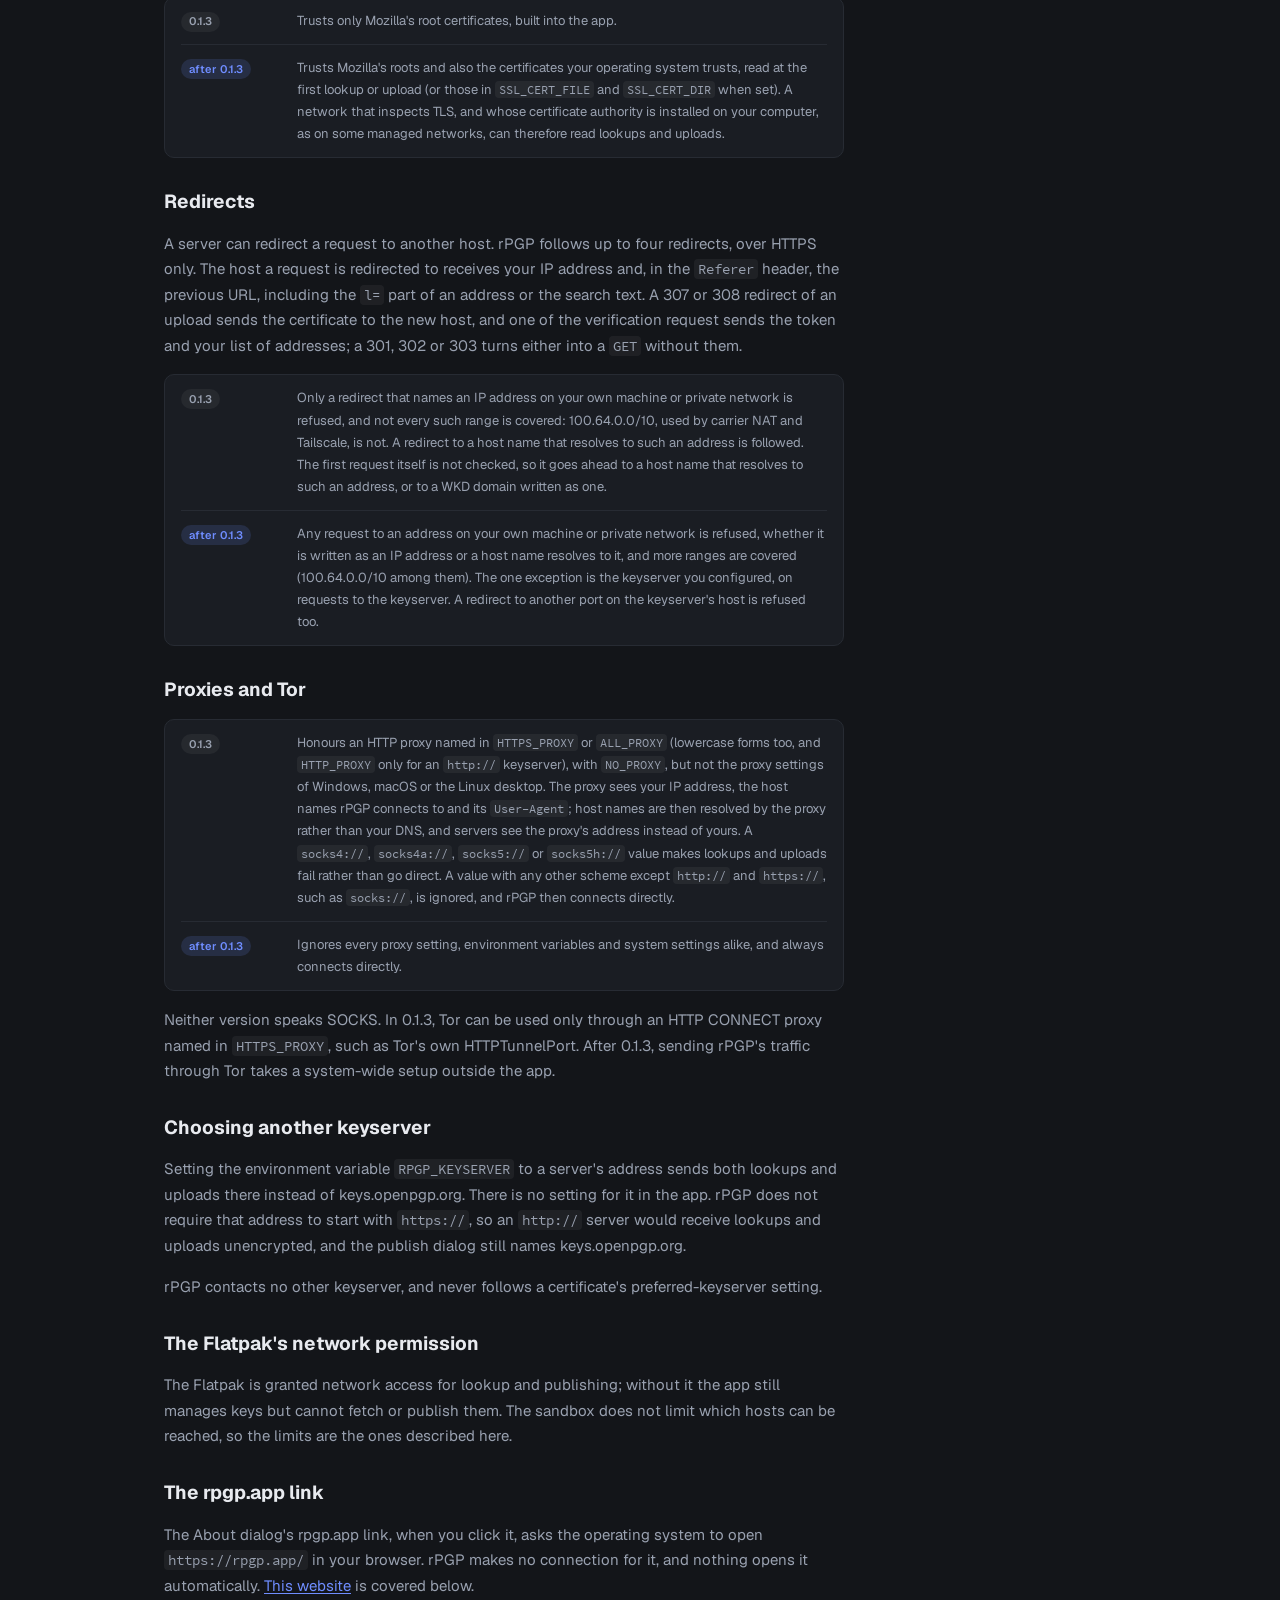
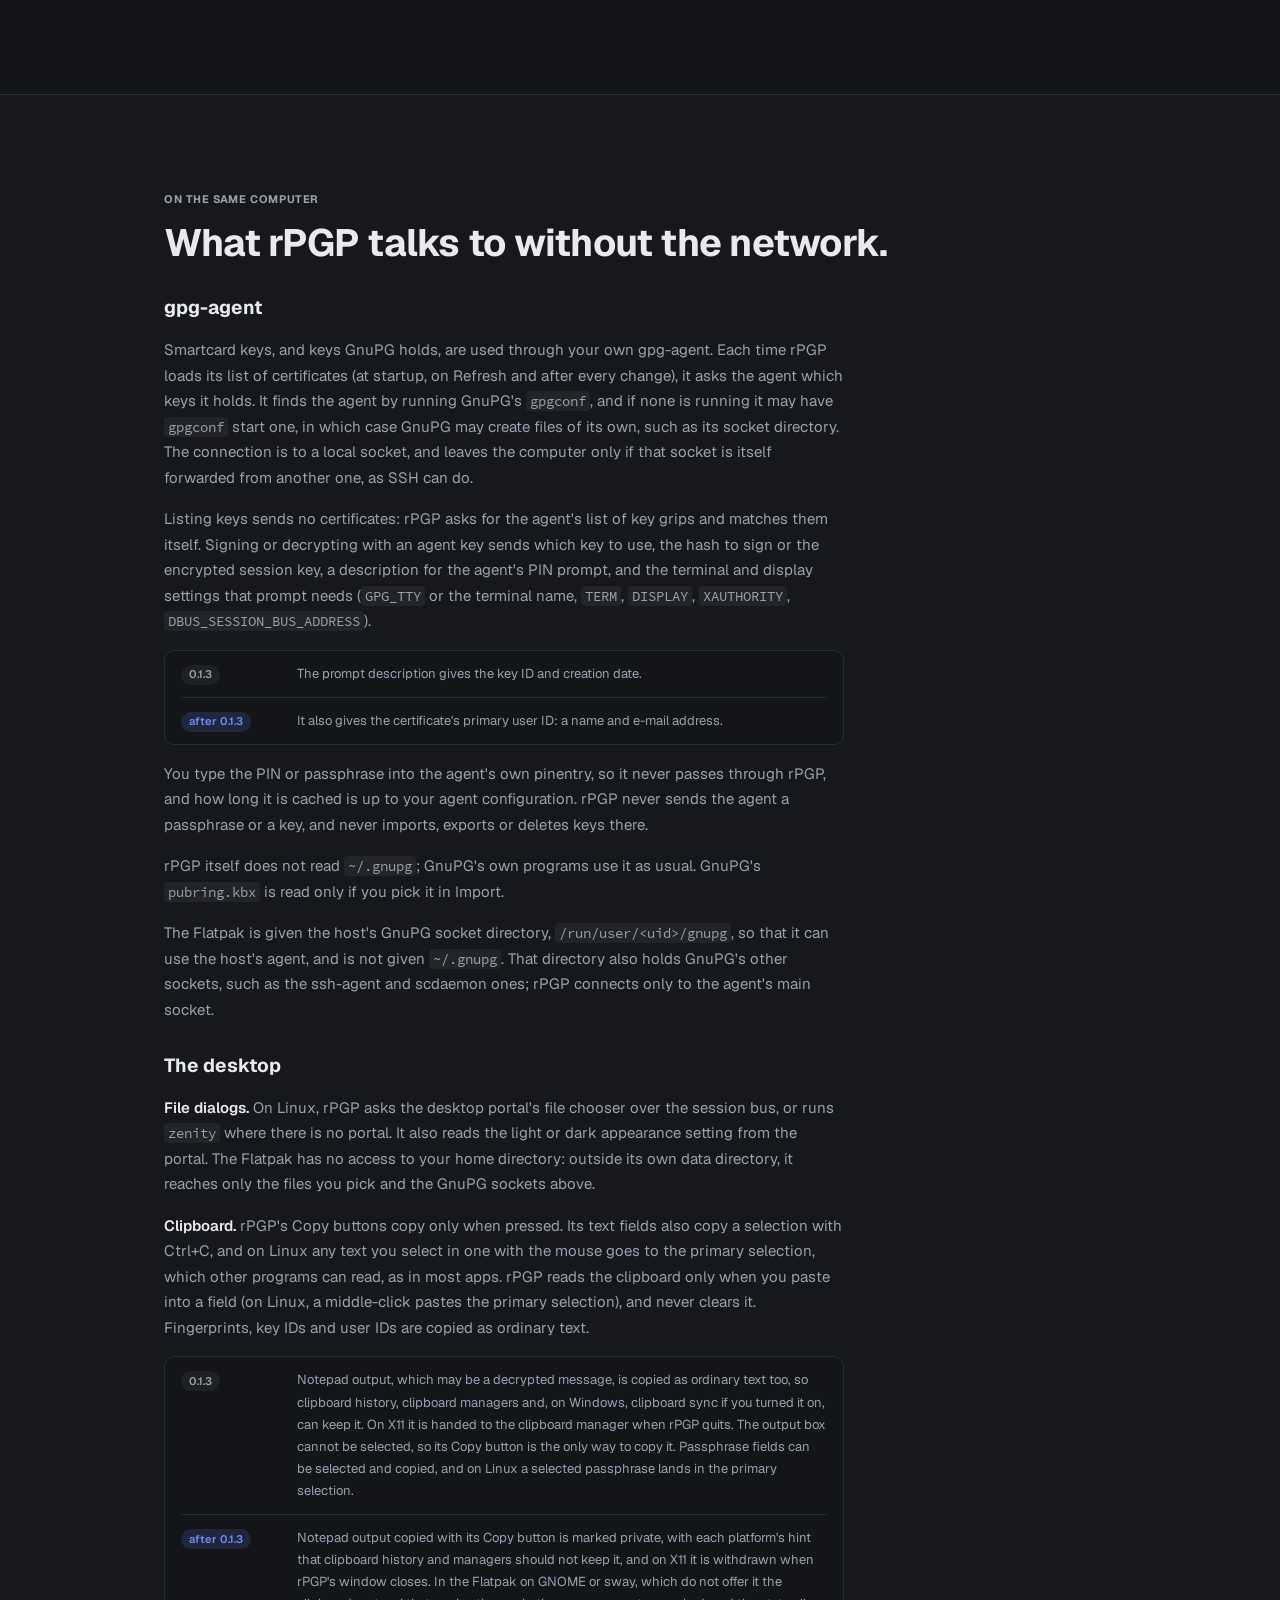
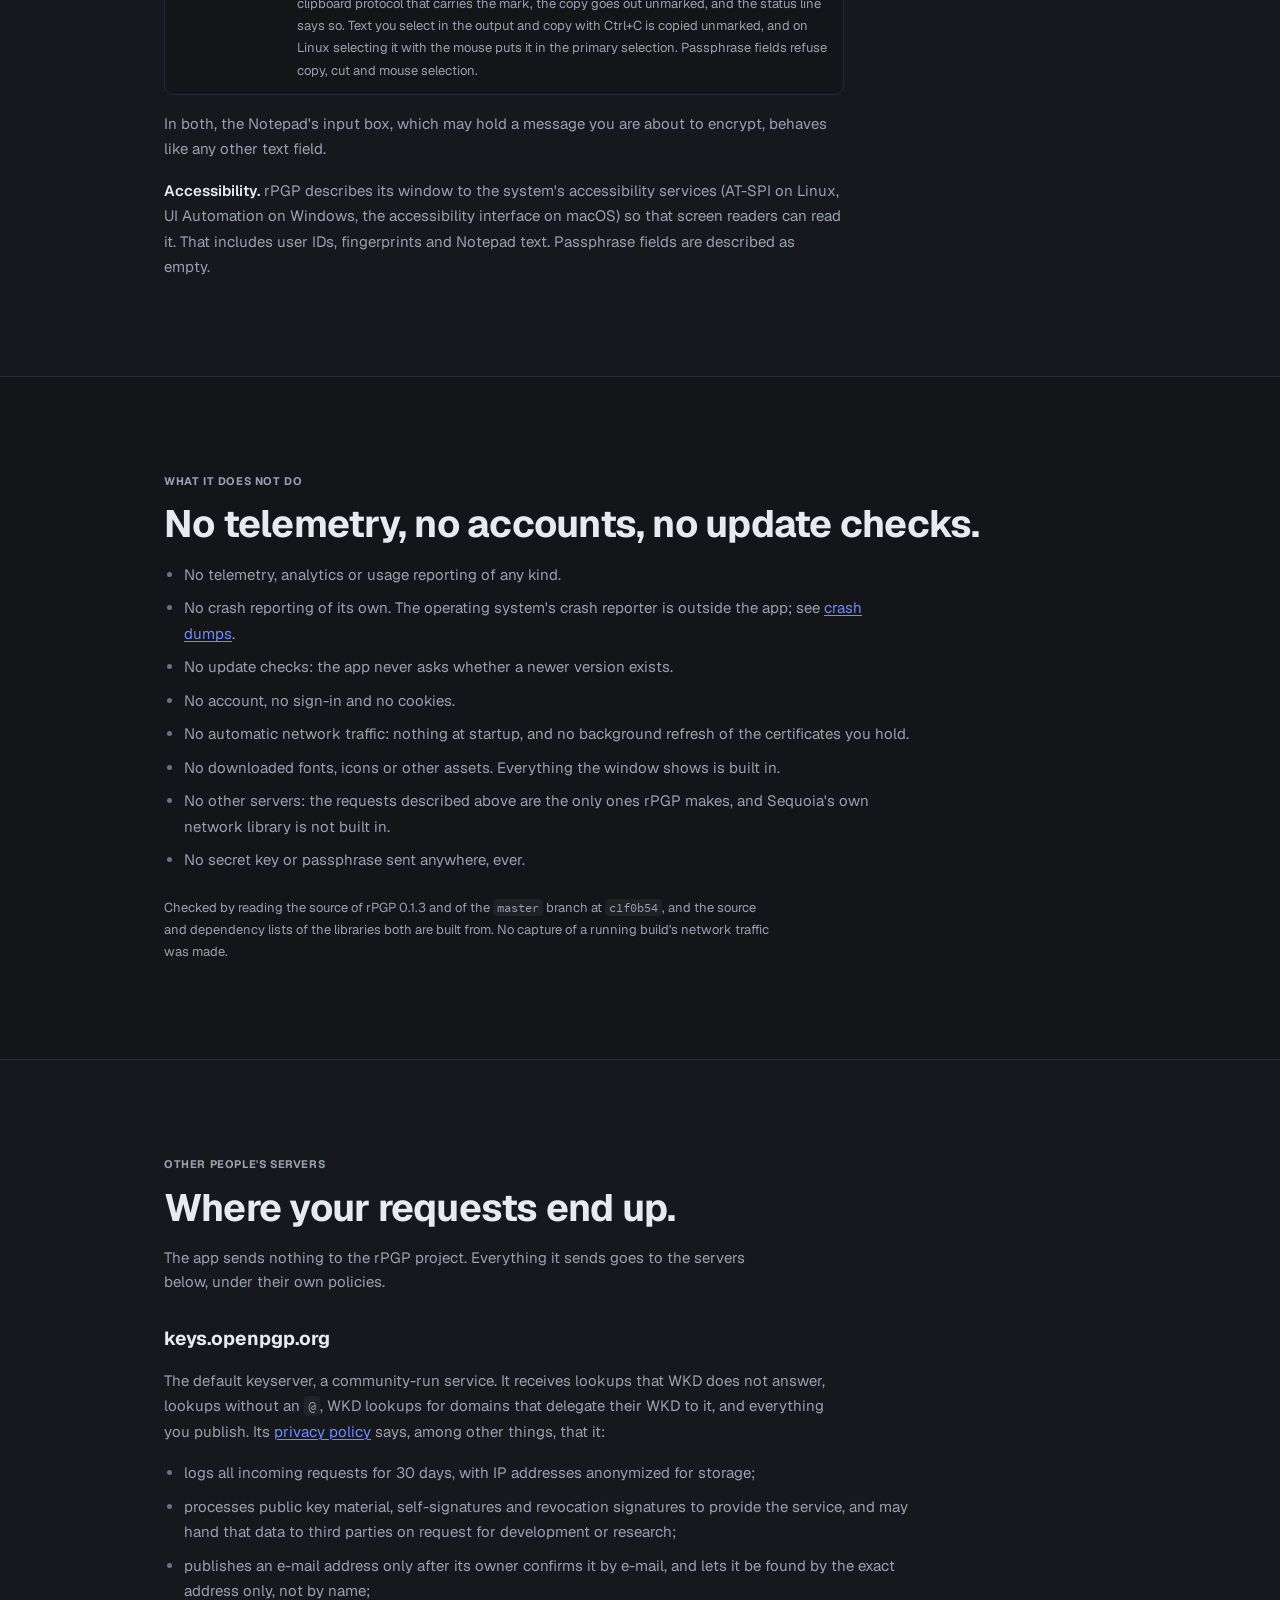
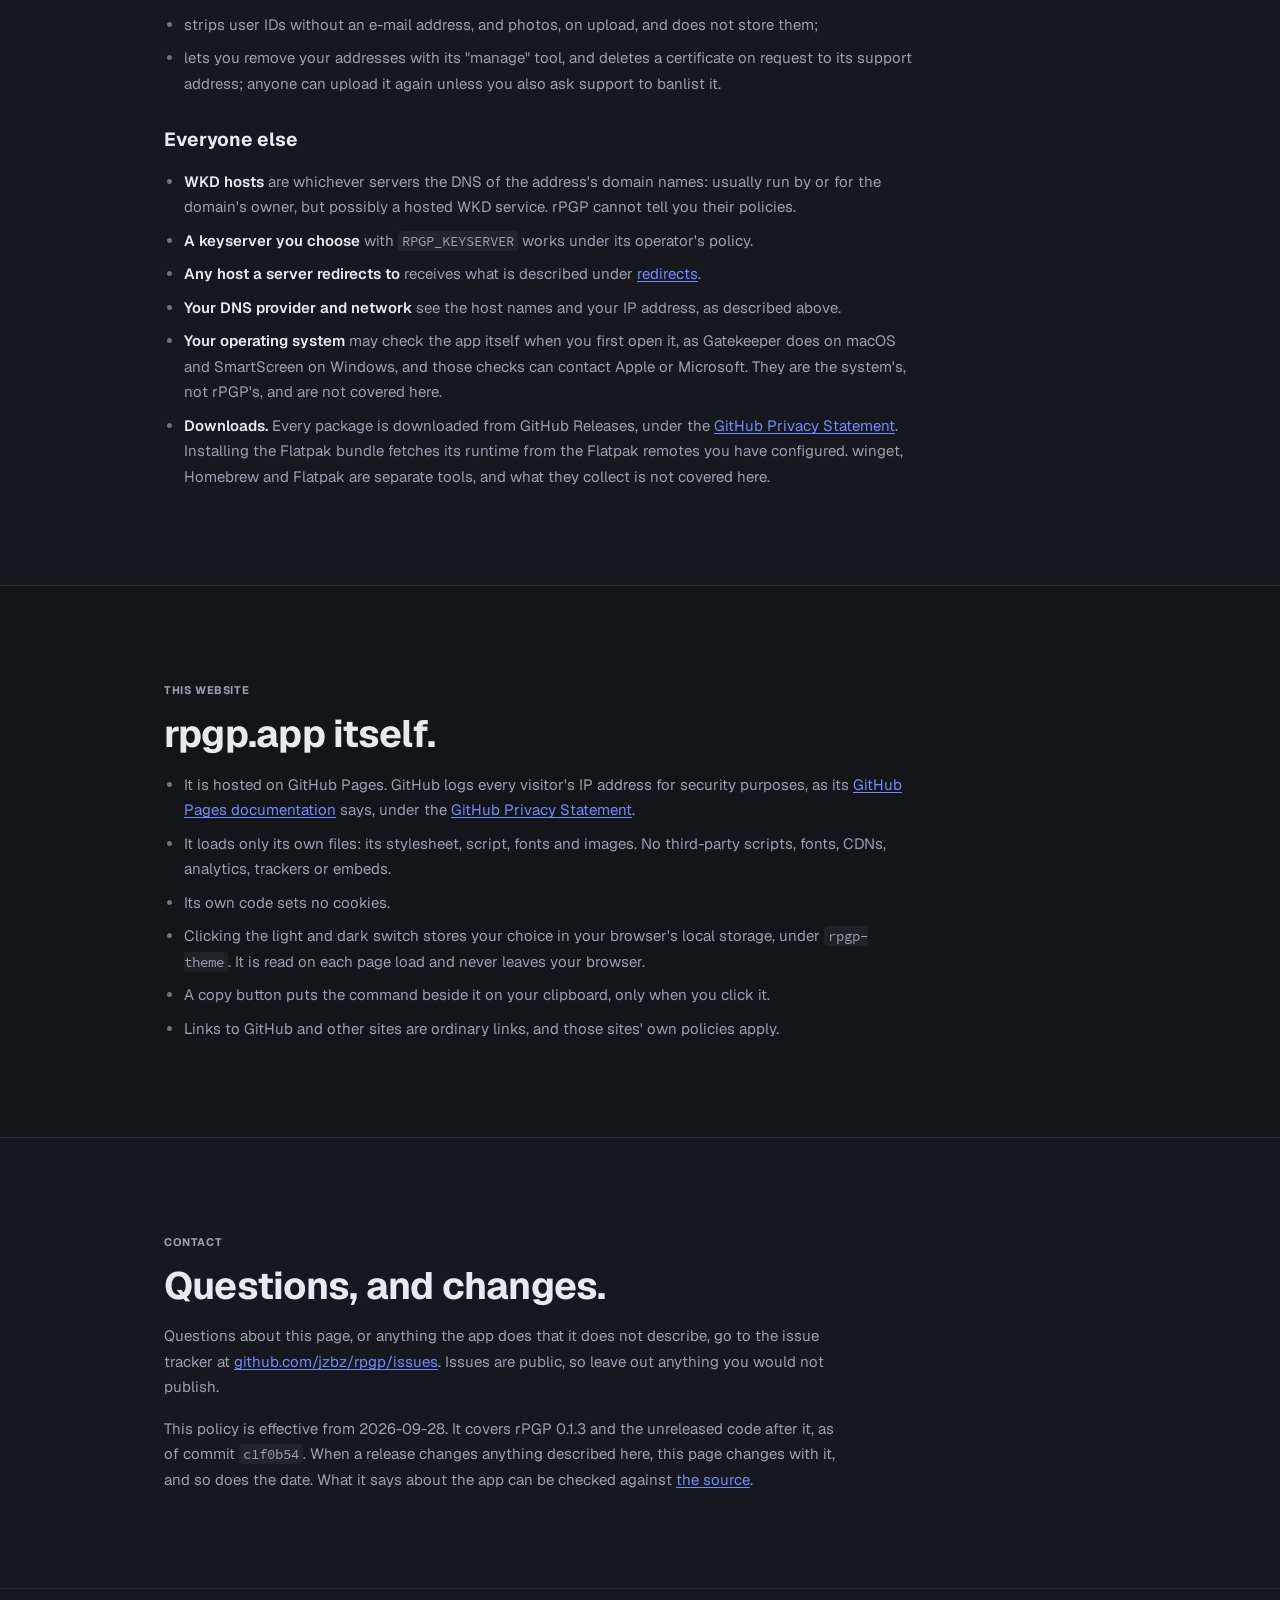
<file: privacy/index.html>
<!doctype html>
<html lang="en">
<head>
<meta charset="utf-8">
<meta name="viewport" content="width=device-width, initial-scale=1">
<title>Privacy — rPGP</title>
<meta name="description" content="What rPGP stores on your computer, what it sends when you look up or publish a certificate, and what it never does.">
<meta name="color-scheme" content="dark light">
<link rel="icon" href="../assets/images/icon.svg" type="image/svg+xml">
<link rel="icon" href="../favicon.png" sizes="32x32">
<link rel="apple-touch-icon" href="../assets/images/apple-touch-icon.png">
<link rel="canonical" href="https://rpgp.app/privacy/">

<meta name="theme-color" content="#131519">

<meta property="og:type" content="website">
<meta property="og:site_name" content="rPGP">
<meta property="og:title" content="rPGP — privacy">
<meta property="og:description" content="What rPGP stores on your computer, what it sends when you look up or publish a certificate, and what it never does.">

<link rel="preload" href="../assets/fonts/geist-regular.woff2" as="font" type="font/woff2" crossorigin>
<link rel="preload" href="../assets/fonts/geo.woff2" as="font" type="font/woff2" crossorigin>
<link rel="stylesheet" href="../assets/style.css">

<!-- The home page's pre-paint theme stamp, unchanged: only light is ever
     stamped, since dark is what the stylesheet already does. -->
<script>
(function () {
    try {
        if (localStorage.getItem("rpgp-theme") === "light") {
            document.documentElement.classList.add("light");
        }
    } catch (e) {
        /* No storage available. The stylesheet's dark default stands. */
    }
}());
</script>
</head>
<body>

<!-- Lucide icons, ISC licensed: the two this page uses, from the same set as
     the home page. -->
<svg class="sprite" aria-hidden="true" focusable="false" width="0" height="0">
  <defs>
    <symbol viewBox="0 0 24 24" id="i-shield"><path d="M20 13c0 5-3.5 7.5-7.66 8.95a1 1 0 0 1-.67-.01C7.5 20.5 4 18 4 13V6a1 1 0 0 1 1-1c2 0 4.5-1.2 6.24-2.72a1.17 1.17 0 0 1 1.52 0C14.51 3.81 17 5 19 5a1 1 0 0 1 1 1z"/></symbol>
    <symbol viewBox="0 0 24 24" id="i-link"><path d="M15 3h6v6"/><path d="M10 14 21 3"/><path d="M18 13v6a2 2 0 0 1-2 2H5a2 2 0 0 1-2-2V8a2 2 0 0 1 2-2h6"/></symbol>
  </defs>
</svg>

<a class="skip" href="#main">Skip to content</a>

<header class="site-head" id="siteHead">
  <div class="wrap head-inner">
    <a class="brand" href="../" aria-label="rPGP, home">
      <svg class="ico ico-24" aria-hidden="true"><use href="#i-shield"/></svg>
      <span class="brand-word">rPGP</span>
    </a>

    <nav class="head-nav" aria-label="Sections">
      <a href="#summary">Summary</a>
      <a href="#stored">Stored</a>
      <a href="#network">Network</a>
      <a href="#contact">Contact</a>
    </nav>

    <div class="head-actions">
      <button class="btn btn-ghost btn-icon" id="theme-toggle" type="button" hidden
              aria-pressed="false" aria-label="Switch to the dark theme">
        <svg class="ico ico-sun" aria-hidden="true" viewBox="0 0 24 24"><circle cx="12" cy="12" r="4"/><path d="M12 2v2"/><path d="M12 20v2"/><path d="m4.93 4.93 1.41 1.41"/><path d="m17.66 17.66 1.41 1.41"/><path d="M2 12h2"/><path d="M20 12h2"/><path d="m6.34 17.66-1.41 1.41"/><path d="m19.07 4.93-1.41 1.41"/></svg>
        <svg class="ico ico-moon" aria-hidden="true" viewBox="0 0 24 24"><path d="M12 3a6 6 0 0 0 9 9 9 9 0 1 1-9-9Z"/></svg>
      </button>
      <a class="btn" href="https://github.com/jzbz/rpgp">
        GitHub<svg class="ico" aria-hidden="true"><use href="#i-link"/></svg>
      </a>
      <a class="btn btn-primary" href="../#download">Download</a>
    </div>
  </div>
</header>

<main id="main" tabindex="-1">

<!-- ------------------------------------------------------------- hero -->
<section class="hero">
  <div class="wrap">
    <p class="eyebrow">Privacy policy</p>

    <h1 class="hero-h1">What rPGP keeps,<br>and what it sends.</h1>

    <p class="hero-deck">
      rPGP keeps your certificates and keys in files on your own computer, and
      goes online only when you look a certificate up or publish your own.
      This page says what those files hold, what those requests carry and who
      receives them, precisely enough to check against the source.
    </p>

    <p class="hero-stack">Effective 2026-09-28 · covers rPGP 0.1.3 and the unreleased code after it</p>
  </div>
</section>

<!-- ---------------------------------------------------------- summary -->
<section class="band" id="summary">
  <div class="wrap policy">
    <p class="section-label">IN SHORT</p>
    <h2>Nothing goes online until you ask.</h2>

    <ul>
      <li>
        <strong>Stored on your computer:</strong> certificates, secret keys,
        revocation certificates and three short lists of fingerprints, in files
        under your user account, along with Sequoia's index of the certificates
        (names and e-mail addresses included) and its cache of signatures it
        has checked. There is no settings file and no log file.
      </li>
      <li>
        <strong>Secret keys</strong> are kept apart from certificates, in files
        restricted to your user account. A key generated with a passphrase is
        stored encrypted with it, and one generated without a passphrase is
        stored unencrypted. An imported key keeps the protection it arrived
        with, encrypted or not.
      </li>
      <li>
        <strong>Look up</strong> sends what you typed to the Web Key Directory
        of the e-mail address's domain, to the keyserver (keys.openpgp.org
        unless you change it), or to both.
      </li>
      <li>
        <strong>Publish</strong> uploads your public certificate to the
        keyserver, then asks the keyserver to e-mail every address on it that
        the keyserver does not report as published, revoked ones included.
      </li>
      <li>
        <strong>Nothing else goes out.</strong> Nothing is sent at startup or
        in the background. No telemetry, analytics, crash reports or update
        checks, and no account. rPGP never sends a secret key or a
        passphrase anywhere.
      </li>
      <li>
        <strong>Every server a request reaches sees your IP address,</strong>
        or in 0.1.3 that of an HTTP proxy you have set. rPGP cannot use SOCKS
        or Tor itself.
      </li>
      <li>
        <strong>On the same computer,</strong> rPGP also talks to your
        gpg-agent, the desktop's file dialogs and clipboard, and accessibility
        services. Those connections stay on your computer, unless your session
        is itself forwarded from another one.
      </li>
    </ul>

    <p>
      <strong>Two versions.</strong> This page covers rPGP 0.1.3, the current
      release, and the code after it. Where the code after 0.1.3 behaves
      differently, both are described, marked
      <span class="pill">0.1.3</span> and
      <span class="pill pill-accent">after 0.1.3</span>. "After 0.1.3" means
      the <code>master</code> branch at commit <code>c1f0b54</code>, which has
      not been released yet. A build of it still reports 0.1.3 in its About
      dialog and its <code>User-Agent</code>; the "after 0.1.3" rows are what
      it does.
    </p>
  </div>
</section>

<!-- ----------------------------------------------------------- stored -->
<section class="band band-sunken" id="stored">
  <div class="wrap policy">
    <p class="section-label">ON YOUR COMPUTER</p>
    <h2>What rPGP keeps, and where.</h2>
    <p class="deck">
      Apart from files you ask it to write, rPGP keeps all of its own files
      in two directories: one for public certificates, and its own for secret
      keys and everything else.
    </p>

    <div class="table-wrap">
      <table>
        <thead>
          <tr><th scope="col"></th><th scope="col">Certificates</th><th scope="col">Secret keys and rPGP's own files</th></tr>
        </thead>
        <tbody>
          <tr>
            <th scope="row">Linux</th>
            <td><code>$XDG_DATA_HOME/<wbr>pgp.cert.d</code>, by default <code>~/.local/<wbr>share/<wbr>pgp.cert.d</code></td>
            <td><code>$XDG_DATA_HOME/<wbr>rpgp/</code>, by default <code>~/.local/<wbr>share/<wbr>rpgp/</code></td>
          </tr>
          <tr>
            <th scope="row">Linux, Flatpak</th>
            <td><code>~/.var/<wbr>app/<wbr>app.rpgp.rpgp/<wbr>data/<wbr>pgp.cert.d</code></td>
            <td><code>~/.var/<wbr>app/<wbr>app.rpgp.rpgp/<wbr>data/<wbr>rpgp/</code></td>
          </tr>
          <tr>
            <th scope="row">macOS</th>
            <td><code>~/Library/<wbr>Application Support/<wbr>pgp.cert.d</code></td>
            <td><code>~/Library/<wbr>Application Support/<wbr>rpgp/</code></td>
          </tr>
          <tr>
            <th scope="row">Windows</th>
            <td><code>%APPDATA%\<wbr>pgp.cert.d</code> (roaming)</td>
            <td><code>%LOCALAPPDATA%\<wbr>rpgp\</code> (local)</td>
          </tr>
        </tbody>
      </table>
    </div>

    <p>
      Setting <code>RPGP_CERT_STORE</code> moves the certificate directory.
      <code>PGP_CERT_D</code>, which other Sequoia tools read for the same
      purpose, is not honoured.
    </p>

    <h3>Public certificates</h3>
    <p>
      The certificate directory is a standard pgp-cert-d store, the one
      <code>sq</code> and other Sequoia tools use by default, so on a native
      build they see what you import and rPGP sees theirs. The Flatpak keeps
      its own, separate from the host's.
    </p>
    <p>
      It holds the certificates you create or import, public halves only:
      secret key material is stripped before anything is written there. That
      includes the names and e-mail addresses on them, and the certifications
      you make, local ones included, which are never exported or published.
    </p>
    <p>
      Sequoia's certificate store keeps two SQLite databases in the same
      directory, created the first time rPGP starts even if you do nothing
      else, and SQLite's <code>-wal</code> and <code>-shm</code> files can
      sit beside them. One is an index of every certificate's fingerprint, key IDs, user
      IDs, e-mail addresses and domains. The other is a cache that can hold a
      one-way hash of each signature rPGP has checked, with the day it was
      last used: signatures on certificates, including those a lookup
      returns before you import anything, and signatures on files and
      messages you verify. A hash is not the signature, but anyone who has
      the same signature and what it covers can tell from the cache whether
      rPGP on this computer has checked it. Their names contain your
      computer's host name, as in
      <code>_sequoia_cert_store_index_v1_on_&lt;hostname&gt;.sqlite</code>.
    </p>
    <p>
      rPGP does not restrict who can read this directory. Whether other
      accounts on the same computer can read it depends on your system's
      default permissions for new files.
    </p>
    <p>
      On Windows it sits in roaming AppData. Where roaming profiles or folder
      redirection are in use, that folder, index and cache included, is kept
      on a server your organisation's domain controls: a roaming profile
      copies it there when you sign out and back when you sign in, and folder
      redirection keeps it there. That is Windows moving the files, not rPGP.
      Secret keys are kept in local AppData, which does not roam, for exactly
      this reason.
    </p>

    <h3>Secret keys</h3>
    <p>
      One file per key, <code>secrets/&lt;FINGERPRINT&gt;.pgp</code> in rPGP's
      own directory. On Linux and macOS each file is created readable only by
      you (mode <code>0600</code>) in a directory only you can open
      (<code>0700</code>), and those modes are applied again every time rPGP
      opens its store. On Windows each file and directory gets an access
      control list with a single entry, for your own account.
    </p>
    <p>Whether a key is encrypted depends on how it arrived:</p>
    <ul>
      <li>
        <strong>Generated with a passphrase:</strong> encrypted with it, using
        Sequoia's defaults: an iterated and salted SHA-256 key derivation, then
        AES-256 for version 4 keys, or AES-128 in OCB mode for version 6 keys.
      </li>
      <li>
        <strong>Generated with the passphrase left empty</strong> (it is
        optional): stored unencrypted. File permissions are then all that
        protects it.
      </li>
      <li>
        <strong>Imported:</strong> each secret key keeps the protection it
        arrived with, encrypted or not. When you import a key rPGP already
        holds, the two copies are merged key by key and an imported secret
        replaces the stored one, so importing an unencrypted backup replaces a
        protected key with an unprotected one. (After 0.1.3, a GnuPG stub,
        which holds no key, no longer replaces a real one.)
      </li>
    </ul>
    <p>
      rPGP has no way to add, change or remove a passphrase once a key is
      stored, and no command that exports a secret key. Using a protected key
      decrypts a copy in memory for that one operation, and rPGP writes no
      decrypted copy to disk. rPGP does not lock its memory, though, so the
      operating system can move parts of it to swap or a hibernation file,
      including a key or passphrase in use or a message decrypted in the
      Notepad.
    </p>
    <p>
      rPGP does not save passphrases: not to a file, and not to the macOS
      keychain, the Secret Service or Windows Credential Manager. What you
      type stays in the app's memory, where the interface toolkit keeps copies
      that cannot be wiped, and like the rest of that memory it can reach
      swap.
    </p>
    <p>
      The secret halves of keys held by gpg-agent or on a smartcard stay
      there. rPGP never copies them; see <a href="#agent">gpg-agent</a>
      below.
    </p>

    <h3>Revocation certificates</h3>
    <p>
      When rPGP generates a key, it also writes a revocation certificate for
      it to <code>revocations/&lt;FINGERPRINT&gt;.rev</code>, readable only by
      you. It is not encrypted, and anyone who has it can revoke your key.
      Deleting the key leaves it in place, and rPGP has no way to delete it.
      rPGP can save a copy to a place you pick.
    </p>

    <h3>Lists, settings and logs</h3>
    <p>
      Beside those, rPGP keeps three plain-text lists of fingerprints, one per
      line and readable only by you: <code>trust-roots</code>,
      <code>imported-secrets</code> and <code>sha1-accepted</code>.
      <code>trust-roots</code> and <code>sha1-accepted</code> are the only
      choices it remembers, and <code>imported-secrets</code> records which
      secret keys you imported rather than generated.
    </p>
    <div class="differs">
      <p><span class="pill">0.1.3</span><span>No other file.</span></p>
      <p><span class="pill pill-accent">after 0.1.3</span><span>Also an empty lock file, <code>write.lock</code>.</span></p>
    </div>
    <p>
      rPGP has no settings, preferences, recent-files or window-state file.
      rPGP's own environment variables are <code>RPGP_CERT_STORE</code>,
      <code>RPGP_KEYSERVER</code> and <code>RPGP_ALLOW_DEBUG</code>. Others
      matter too: <code>XDG_DATA_HOME</code> in the table above,
      <code>GNUPGHOME</code> and the display settings under
      <a href="#agent">gpg-agent</a>, and the proxy and certificate variables
      described under <a href="#network">Network</a>.
    </p>
    <p>
      These are rPGP's own files. The operating system and desktop can keep
      records of their own that rPGP neither writes nor reads, such as a list
      of files recently picked in file dialogs, saved window state or graphics
      caches. A backup of your home folder that includes these directories
      copies your secret keys and revocation certificates with it.
    </p>
    <p>
      rPGP writes no log files. It prints a few messages to standard error:
      that it is falling back to, or restarting on, the software renderer;
      that the crash-dump protections below could not be applied, or that
      <code>RPGP_ALLOW_DEBUG</code> has turned them off; that the application
      ID could not be set; or a fatal error at startup, which may name a store
      path. rPGP's own messages contain no key material, addresses or
      passphrases. A crash also prints the failing library's own message.
      Where standard error goes is up to whatever started rPGP: a desktop
      launcher may record it in the system log, such as the systemd journal.
      The Windows release build has no console, so there it is discarded
      unless whoever started rPGP redirected it.
    </p>

    <h3>Files you create</h3>
    <p>
      Sign, Encrypt and Decrypt write their result next to the input file,
      under a name derived from it: <code>notes.txt</code> is encrypted to
      <code>notes.txt.asc</code> or signed as <code>notes.txt.sig</code>, and
      decrypting <code>notes.txt.asc</code> gives <code>notes.txt</code>. If
      the name is taken, a free one is chosen.
    </p>
    <div class="differs">
      <p><span class="pill">0.1.3</span><span>In the Flatpak, results never reach your folder under the name rPGP reports, although the status line says they were written. The desktop's document portal keeps each one as a hidden file named <code>.xdp-&lt;name&gt;-XXXXXX</code> in the input's folder and does not remove it, so every decrypt there leaves its plaintext in a hidden file. Outside the Flatpak, decrypted files are created with your system's default permissions, typically <code>0644</code>, which other accounts can read if they can reach the folder.</span></p>
      <p><span class="pill pill-accent">after 0.1.3</span><span>The Flatpak asks where to save instead. Outside the Flatpak, on Linux and macOS, decrypted files are readable only by you. In the Flatpak rPGP asks for the same, but the file on your disk is created by the desktop's document portal.</span></p>
    </div>
    <p>
      Encrypted files and signatures get ordinary permissions, and on Windows
      every result takes its folder's permissions. Encrypted and decrypted
      results are written first as a <code>.part</code> file beside them and
      renamed when complete. A signature is written straight to its name,
      except one saved through the Flatpak's save dialog after 0.1.3, which is
      staged the same way.
    </p>
    <div class="differs">
      <p><span class="pill">0.1.3</span><span>A <code>.part</code> file is removed when the operation itself fails, but left behind when the last write or the final rename fails, for example on a full disk, or when rPGP crashes or is closed partway through. After a decrypt it can hold some or all of the plaintext.</span></p>
      <p><span class="pill pill-accent">after 0.1.3</span><span>A <code>.part</code> file is removed whenever an operation fails, and left behind only if rPGP crashes or is closed partway through; after a decrypt it then holds part of the plaintext. In the Flatpak such a leftover is a hidden <code>.xdp-</code> file in the folder you saved to.</span></p>
    </div>
    <p>
      Exporting a certificate writes only its public part, without local
      certifications, to a file you pick. Import reads only files you pick.
    </p>
    <p>
      rPGP does not use the system's temporary directory. It writes its own
      files beside their final place and renames them into it.
    </p>
    <div class="differs">
      <p><span class="pill">0.1.3</span><span>Those staging files have fixed names, such as <code>&lt;FINGERPRINT&gt;.pgp.tmp</code>, and one left behind by a crash stays.</span></p>
      <p><span class="pill pill-accent">after 0.1.3</span><span>Staging files are named <code>&lt;file&gt;.&lt;process&gt;-&lt;n&gt;.tmp</code>, removed if the write fails, and the next time the store opens, rPGP removes any it can that were left behind.</span></p>
    </div>

    <h3>Deleting</h3>
    <p>
      Deleting a certificate removes its file and, once you confirm that too,
      its secret key file. There is no secure erase: files are unlinked, not
      overwritten. Some things stay behind:
    </p>
    <ul>
      <li>its revocation certificate;</li>
      <li>its rows in Sequoia's index: fingerprint, key IDs, user IDs, e-mail addresses and domains;</li>
      <li>any hashes of its signatures in Sequoia's signature cache;</li>
      <li>its entry in <code>imported-secrets</code>;</li>
      <li>
        any <code>&lt;FINGERPRINT&gt;.pgp.unreadable</code> copy (or
        <code>.unreadable.1</code>, <code>.unreadable.2</code> and so on). When
        a stored secret key file cannot be read at the moment rPGP needs to
        write that key, rPGP renames it aside rather than overwriting it, and
        it stays until you remove it.
      </li>
    </ul>
    <div class="differs">
      <p><span class="pill">0.1.3</span><span>Also removes the certificate from <code>trust-roots</code>. Its <code>sha1-accepted</code> entry and any leftover <code>.tmp</code> copy of the key stay.</span></p>
      <p><span class="pill pill-accent">after 0.1.3</span><span>Also removes it from <code>trust-roots</code> and <code>sha1-accepted</code>, and removes any leftover staging copy of the key.</span></p>
    </div>
    <p>
      To remove everything rPGP has stored, delete both directories in the
      table above yourself. On a native build the certificate directory is
      shared with <code>sq</code> and other Sequoia tools.
    </p>

    <h3 id="crash-dumps">Crash dumps</h3>
    <p>
      On Linux rPGP turns off core dumps and marks its process as not
      dumpable, which also stops other programs running as you from attaching
      a debugger to it. On macOS it turns off core dumps; the system's own
      crash reporter can still write a report of the crash, which is not a
      copy of its memory, and sends it to Apple only if you share analytics
      with Apple or choose to send it. On Windows it does neither and leaves Windows Error
      Reporting as it is, so a crash dump, if Windows makes one, could contain
      key material or a passphrase in use at the time, and Windows may send
      its report to Microsoft according to your diagnostic data settings.
      Setting <code>RPGP_ALLOW_DEBUG</code> turns these protections off.
    </p>
  </div>
</section>

<!-- ---------------------------------------------------------- network -->
<section class="band" id="network">
  <div class="wrap policy">
    <p class="section-label">OVER THE NETWORK</p>
    <h2>Only when you look something up, or publish.</h2>
    <p class="deck">
      Nothing is sent at startup, nothing runs in the background, and the
      certificates you hold are never refreshed from a server on their own.
      The Refresh button rereads your own files. Two things you do make rPGP
      connect, and this section covers each request they make.
    </p>

    <h3>Looking up a certificate</h3>
    <p>
      <strong>When:</strong> you type into <em>Look up a certificate</em> and
      press Search or Enter.
    </p>
    <p>
      If what you typed contains an <code>@</code>, rPGP first asks the Web
      Key Directory (WKD) of that address's domain. If that fails or finds
      nothing, the same text goes to the keyserver. Anything else, such as a
      fingerprint, a key ID or a name, goes straight to the keyserver.
    </p>
    <div class="differs">
      <p><span class="pill">0.1.3</span><span>Any certificate a WKD host returns ends the lookup.</span></p>
      <p><span class="pill pill-accent">after 0.1.3</span><span>A WKD reply counts only for certificates that carry the address you asked for. If none does, the keyserver is asked too, and so also receives the address.</span></p>
    </div>

    <h4>Web Key Directory</h4>
    <p>
      <strong>Goes to:</strong> a web server at the address's domain: for
      <code>alice@example.org</code>, either
      <code>openpgpkey.example.org</code> or <code>example.org</code>. It is
      whichever server that domain's DNS names. Usually that is run by or for
      the domain's owner, but it can be a hosted WKD service, including
      keys.openpgp.org's own (<code>wkd.keys.openpgp.org</code>). It is never
      run by rPGP.
    </p>
    <p><strong>Sends:</strong> an HTTPS request of one of these forms:</p>
    <pre class="path">https://openpgpkey.example.org/.well-known/openpgpkey/example.org/hu/&lt;hash&gt;?l=alice
https://example.org/.well-known/openpgpkey/hu/&lt;hash&gt;?l=alice</pre>
    <p>
      That is the domain, a hash of the part before the <code>@</code>
      (SHA-1, z-base-32 encoded), and that part itself, unhashed, in
      <code>l=</code>. The WKD host therefore learns the whole address you
      looked up.
    </p>
    <div class="differs">
      <p><span class="pill">0.1.3</span><span>Asks <code>openpgpkey.&lt;domain&gt;</code> first and, if that fails for any reason, asks <code>&lt;domain&gt;</code> as well, so up to two hosts receive the address.</span></p>
      <p><span class="pill pill-accent">after 0.1.3</span><span>Looks up <code>openpgpkey.&lt;domain&gt;</code> in DNS first. If that name has an address, or DNS gives no answer within ten seconds, only that host is asked. If DNS says it has no address, or returns an error, only <code>&lt;domain&gt;</code> is. One WKD host receives the address, and the DNS query for <code>openpgpkey.&lt;domain&gt;</code> is made either way.</span></p>
    </div>

    <h4>Keyserver</h4>
    <p>
      <strong>Goes to:</strong> <code>https://keys.openpgp.org</code>, unless
      you have set <a href="#keyserver"><code>RPGP_KEYSERVER</code></a>.
    </p>
    <p><strong>Sends:</strong> one HTTPS request:</p>
    <pre class="path">https://keys.openpgp.org/pks/lookup?op=get&amp;options=mr&amp;search=&lt;what you typed&gt;</pre>
    <p>
      That is what you typed, with spaces trimmed from either end: an e-mail
      address, a fingerprint, a key ID or any other text. Nothing from your
      own store goes with it.
    </p>

    <h4>What is kept</h4>
    <p>
      Results are held in memory. A certificate is written to your store only
      when you click Import (or Update) on it, and is then merged into any
      copy you already hold, public parts only. Your query is not saved or
      logged, and nothing else a server sends back is written to disk, apart
      from the signature hashes described under
      <a href="#stored">public certificates</a>.
    </p>
    <div class="differs">
      <p><span class="pill">0.1.3</span><span>Results are shown and imported as the server sent them, unfiltered.</span></p>
      <p><span class="pill pill-accent">after 0.1.3</span><span>A WKD result is cut down to the address you asked for, with its other user IDs and photos removed. A keyserver result for a fingerprint, key ID or address is limited to certificates that match it; other searches are shown as the server returned them.</span></p>
    </div>

    <h3>Publishing your key</h3>
    <p>
      <strong>When:</strong> only after two clicks: <em>Publish to
      keyserver…</em>, offered only for a key that has a secret-key file in
      rPGP's store (possibly a GnuPG stub standing in for a smartcard key),
      then <em>Publish permanently</em> in a dialog that warns
      the upload cannot be undone. That dialog always names keys.openpgp.org,
      even when <code>RPGP_KEYSERVER</code> sends the upload elsewhere.
    </p>
    <div class="differs">
      <p><span class="pill">0.1.3</span><span>The upload takes whichever certificate the details pane shows at the moment you confirm, and does not check it again.</span></p>
      <p><span class="pill pill-accent">after 0.1.3</span><span>The upload uses the certificate the dialog was opened for, and itself refuses a certificate without a secret-key file.</span></p>
    </div>
    <p>
      <strong>Sends, first:</strong> one HTTPS request,
      <code>POST https://keys.openpgp.org/vks/v1/upload</code>, whose body is
      <code>{"keytext": "&lt;your certificate&gt;"}</code>, the certificate
      being ASCII-armored.
    </p>
    <ul>
      <li>
        <strong>Included:</strong> the public primary key and subkeys; every
        user ID (names and e-mail addresses) and every user attribute, such
        as a photo, that carries an exportable self-signature; and every
        exportable signature on them, including revocations and
        certifications other people have made on your key. The armor's
        comment lines repeat the fingerprint and the valid user IDs.
      </li>
      <li>
        <strong>Left out:</strong> secret key material, and local
        (non-exportable) certifications.
      </li>
    </ul>
    <p>
      <strong>Sends, second,</strong> straight after and without asking
      again: <code>POST https://keys.openpgp.org/vks/v1/request-verify</code>
      with the token from the upload's reply and a list of every address to
      which the keyserver's reply gives any status other than published:
      unpublished, pending and revoked ones alike, if there are any. You do
      not choose the addresses. According to keys.openpgp.org's
      documentation, it then sends a verification e-mail to the addresses it
      accepts, subject to its rate limits, and its reply marks those as
      pending; the mail comes from the keyserver, not from rPGP. The token is
      used for this one request and not kept.
    </p>
    <p>
      What happens to the upload is then up to the keyserver. keys.openpgp.org
      describes its handling in <a href="#services">its own policy</a>. The
      in-app warning, that every user ID on the key becomes public
      permanently, is stricter than that policy.
    </p>

    <h3>What every request carries</h3>
    <ul>
      <li>Your IP address (or, in 0.1.3, a proxy's, as described <a href="#proxies">below</a>), and the time, to whichever server receives it.</li>
      <li>A <code>User-Agent</code> header naming the app and its version, such as <code>rpgp/0.1.3</code>.</li>
      <li><code>Accept: */*</code>, and on the two publishing requests <code>Content-Type: application/json</code>.</li>
      <li>
        No cookies, no login and no other identifying header. Each request
        rPGP starts builds a new client, so no connection, TLS session, cookie
        or cache carries over from one to the next; only a redirect within one
        request can reuse its connection.
      </li>
    </ul>

    <h3>Who can see what</h3>
    <p>
      Every request is HTTPS, over TLS 1.2 or 1.3, unless you point
      <code>RPGP_KEYSERVER</code> at an <code>http://</code> address. The WKD
      addresses and the default keyserver are written into the code as
      <code>https://</code>, and a redirect off HTTPS is refused.
    </p>
    <p>
      Unless a proxy is in use (0.1.3 only; see <a href="#proxies">below</a>),
      host names are resolved by your operating system's resolver, so your
      DNS provider sees <code>openpgpkey.&lt;domain&gt;</code> and/or
      <code>&lt;domain&gt;</code> for a WKD lookup, and
      <code>keys.openpgp.org</code>. The network between you and the server
      sees the same host name in the TLS handshake, and your IP address. The
      path, the query string (the address or search text) and the upload are
      encrypted.
    </p>
    <p>
      Server certificates are checked inside rPGP by rustls, which fetches no
      revocation data, so the check makes no connections of its own.
    </p>
    <div class="differs">
      <p><span class="pill">0.1.3</span><span>Trusts only Mozilla's root certificates, built into the app.</span></p>
      <p><span class="pill pill-accent">after 0.1.3</span><span>Trusts Mozilla's roots and also the certificates your operating system trusts, read at the first lookup or upload (or those in <code>SSL_CERT_FILE</code> and <code>SSL_CERT_DIR</code> when set). A network that inspects TLS, and whose certificate authority is installed on your computer, as on some managed networks, can therefore read lookups and uploads.</span></p>
    </div>

    <h3 id="redirects">Redirects</h3>
    <p>
      A server can redirect a request to another host. rPGP follows up to
      four redirects, over HTTPS only. The host a request is redirected to
      receives your IP address and, in the <code>Referer</code> header, the
      previous URL, including the <code>l=</code> part of an address or the
      search text. A 307 or 308 redirect of an upload sends the certificate
      to the new host, and one of the verification request sends the token
      and your list of addresses; a 301, 302 or 303 turns either into a
      <code>GET</code> without them.
    </p>
    <div class="differs">
      <p><span class="pill">0.1.3</span><span>Only a redirect that names an IP address on your own machine or private network is refused, and not every such range is covered: 100.64.0.0/10, used by carrier NAT and Tailscale, is not. A redirect to a host name that resolves to such an address is followed. The first request itself is not checked, so it goes ahead to a host name that resolves to such an address, or to a WKD domain written as one.</span></p>
      <p><span class="pill pill-accent">after 0.1.3</span><span>Any request to an address on your own machine or private network is refused, whether it is written as an IP address or a host name resolves to it, and more ranges are covered (100.64.0.0/10 among them). The one exception is the keyserver you configured, on requests to the keyserver. A redirect to another port on the keyserver's host is refused too.</span></p>
    </div>

    <h3 id="proxies">Proxies and Tor</h3>
    <div class="differs">
      <p><span class="pill">0.1.3</span><span>Honours an HTTP proxy named in <code>HTTPS_PROXY</code> or <code>ALL_PROXY</code> (lowercase forms too, and <code>HTTP_PROXY</code> only for an <code>http://</code> keyserver), with <code>NO_PROXY</code>, but not the proxy settings of Windows, macOS or the Linux desktop. The proxy sees your IP address, the host names rPGP connects to and its <code>User-Agent</code>; host names are then resolved by the proxy rather than your DNS, and servers see the proxy's address instead of yours. A <code>socks4://</code>, <code>socks4a://</code>, <code>socks5://</code> or <code>socks5h://</code> value makes lookups and uploads fail rather than go direct. A value with any other scheme except <code>http://</code> and <code>https://</code>, such as <code>socks://</code>, is ignored, and rPGP then connects directly.</span></p>
      <p><span class="pill pill-accent">after 0.1.3</span><span>Ignores every proxy setting, environment variables and system settings alike, and always connects directly.</span></p>
    </div>
    <p>
      Neither version speaks SOCKS. In 0.1.3, Tor can be used only through
      an HTTP CONNECT proxy named in <code>HTTPS_PROXY</code>, such as Tor's
      own HTTPTunnelPort. After 0.1.3, sending rPGP's traffic through Tor
      takes a system-wide setup outside the app.
    </p>

    <h3 id="keyserver">Choosing another keyserver</h3>
    <p>
      Setting the environment variable <code>RPGP_KEYSERVER</code> to a
      server's address sends both lookups and uploads there instead of
      keys.openpgp.org. There is no setting for it in the app. rPGP does not
      require that address to start with <code>https://</code>, so an
      <code>http://</code> server would receive lookups and uploads
      unencrypted, and the publish dialog still names keys.openpgp.org.
    </p>
    <p>
      rPGP contacts no other keyserver, and never follows a certificate's
      preferred-keyserver setting.
    </p>

    <h3>The Flatpak's network permission</h3>
    <p>
      The Flatpak is granted network access for lookup and publishing; without
      it the app still manages keys but cannot fetch or publish them. The
      sandbox does not limit which hosts can be reached, so the limits are the
      ones described here.
    </p>

    <h3>The rpgp.app link</h3>
    <p>
      The About dialog's rpgp.app link, when you click it, asks the operating
      system to open <code>https://rpgp.app/</code> in your browser. rPGP makes
      no connection for it, and nothing opens it automatically.
      <a href="#website">This website</a> is covered below.
    </p>
  </div>
</section>

<!-- ------------------------------------------------------------ local -->
<section class="band band-sunken" id="local">
  <div class="wrap policy">
    <p class="section-label">ON THE SAME COMPUTER</p>
    <h2>What rPGP talks to without the network.</h2>

    <h3 id="agent">gpg-agent</h3>
    <p>
      Smartcard keys, and keys GnuPG holds, are used through your own
      gpg-agent. Each time rPGP loads its list of certificates (at startup, on
      Refresh and after every change), it asks the agent which keys it holds.
      It finds the agent by running GnuPG's <code>gpgconf</code>, and if none
      is running it may have <code>gpgconf</code> start one, in which case
      GnuPG may create files of its own, such as its socket directory. The
      connection is to a local socket, and leaves the computer only if that
      socket is itself forwarded from another one, as SSH can do.
    </p>
    <p>
      Listing keys sends no certificates: rPGP asks for the agent's list of
      key grips and matches them itself. Signing or decrypting with an agent
      key sends which key to use, the hash to sign or the encrypted session
      key, a description for the agent's PIN prompt, and the terminal and
      display settings that prompt needs (<code>GPG_TTY</code> or the terminal
      name, <code>TERM</code>, <code>DISPLAY</code>, <code>XAUTHORITY</code>,
      <code>DBUS_SESSION_BUS_ADDRESS</code>).
    </p>
    <div class="differs">
      <p><span class="pill">0.1.3</span><span>The prompt description gives the key ID and creation date.</span></p>
      <p><span class="pill pill-accent">after 0.1.3</span><span>It also gives the certificate's primary user ID: a name and e-mail address.</span></p>
    </div>
    <p>
      You type the PIN or passphrase into the agent's own pinentry, so it
      never passes through rPGP, and how long it is cached is up to your agent
      configuration. rPGP never sends the agent a passphrase or a key, and
      never imports, exports or deletes keys there.
    </p>
    <p>
      rPGP itself does not read <code>~/.gnupg</code>; GnuPG's own programs
      use it as usual. GnuPG's <code>pubring.kbx</code> is read only if you
      pick it in Import.
    </p>
    <p>
      The Flatpak is given the host's GnuPG socket directory,
      <code>/run/user/&lt;uid&gt;/gnupg</code>, so that it can use the host's
      agent, and is not given <code>~/.gnupg</code>. That directory also holds
      GnuPG's other sockets, such as the ssh-agent and scdaemon ones; rPGP
      connects only to the agent's main socket.
    </p>

    <h3>The desktop</h3>
    <p>
      <strong>File dialogs.</strong> On Linux, rPGP asks the desktop portal's
      file chooser over the session bus, or runs <code>zenity</code> where
      there is no portal. It also reads the light or dark appearance setting
      from the portal. The Flatpak has no access to your home directory:
      outside its own data directory, it reaches only the files you pick and
      the GnuPG sockets above.
    </p>
    <p>
      <strong>Clipboard.</strong> rPGP's Copy buttons copy only when pressed.
      Its text fields also copy a selection with Ctrl+C, and on Linux any text
      you select in one with the mouse goes to the primary selection, which
      other programs can read, as in most apps. rPGP reads the clipboard only
      when you paste into a field (on Linux, a middle-click pastes the primary
      selection), and never clears it. Fingerprints, key IDs and user IDs are
      copied as ordinary text.
    </p>
    <div class="differs">
      <p><span class="pill">0.1.3</span><span>Notepad output, which may be a decrypted message, is copied as ordinary text too, so clipboard history, clipboard managers and, on Windows, clipboard sync if you turned it on, can keep it. On X11 it is handed to the clipboard manager when rPGP quits. The output box cannot be selected, so its Copy button is the only way to copy it. Passphrase fields can be selected and copied, and on Linux a selected passphrase lands in the primary selection.</span></p>
      <p><span class="pill pill-accent">after 0.1.3</span><span>Notepad output copied with its Copy button is marked private, with each platform's hint that clipboard history and managers should not keep it, and on X11 it is withdrawn when rPGP's window closes. In the Flatpak on GNOME or sway, which do not offer it the clipboard protocol that carries the mark, the copy goes out unmarked, and the status line says so. Text you select in the output and copy with Ctrl+C is copied unmarked, and on Linux selecting it with the mouse puts it in the primary selection. Passphrase fields refuse copy, cut and mouse selection.</span></p>
    </div>
    <p>
      In both, the Notepad's input box, which may hold a message you are
      about to encrypt, behaves like any other text field.
    </p>
    <p>
      <strong>Accessibility.</strong> rPGP describes its window to the
      system's accessibility services (AT-SPI on Linux, UI Automation on
      Windows, the accessibility interface on macOS) so that screen readers
      can read it. That includes user IDs, fingerprints and Notepad text.
      Passphrase fields are described as empty.
    </p>
  </div>
</section>

<!-- -------------------------------------------------------------- not -->
<section class="band" id="not">
  <div class="wrap policy">
    <p class="section-label">WHAT IT DOES NOT DO</p>
    <h2>No telemetry, no accounts, no update checks.</h2>

    <ul>
      <li>No telemetry, analytics or usage reporting of any kind.</li>
      <li>No crash reporting of its own. The operating system's crash reporter is outside the app; see <a href="#crash-dumps">crash dumps</a>.</li>
      <li>No update checks: the app never asks whether a newer version exists.</li>
      <li>No account, no sign-in and no cookies.</li>
      <li>No automatic network traffic: nothing at startup, and no background refresh of the certificates you hold.</li>
      <li>No downloaded fonts, icons or other assets. Everything the window shows is built in.</li>
      <li>No other servers: the requests described above are the only ones rPGP makes, and Sequoia's own network library is not built in.</li>
      <li>No secret key or passphrase sent anywhere, ever.</li>
    </ul>

    <p class="note">
      Checked by reading the source of rPGP 0.1.3 and of the
      <code>master</code> branch at <code>c1f0b54</code>, and the source and
      dependency lists of the libraries both are built from.
      No capture of a running build's network traffic was made.
    </p>
  </div>
</section>

<!-- --------------------------------------------------------- services -->
<section class="band band-sunken" id="services">
  <div class="wrap policy">
    <p class="section-label">OTHER PEOPLE'S SERVERS</p>
    <h2>Where your requests end up.</h2>
    <p class="deck">
      The app sends nothing to the rPGP project. Everything it sends goes to
      the servers below, under their own policies.
    </p>

    <h3>keys.openpgp.org</h3>
    <p>
      The default keyserver, a community-run service. It receives lookups that
      WKD does not answer, lookups without an <code>@</code>, WKD lookups for
      domains that delegate their WKD to it, and everything you publish. Its
      <a href="https://keys.openpgp.org/about/privacy/">privacy policy</a>
      says, among other things, that it:
    </p>
    <ul>
      <li>logs all incoming requests for 30 days, with IP addresses anonymized for storage;</li>
      <li>processes public key material, self-signatures and revocation signatures to provide the service, and may hand that data to third parties on request for development or research;</li>
      <li>publishes an e-mail address only after its owner confirms it by e-mail, and lets it be found by the exact address only, not by name;</li>
      <li>strips user IDs without an e-mail address, and photos, on upload, and does not store them;</li>
      <li>lets you remove your addresses with its "manage" tool, and deletes a certificate on request to its support address; anyone can upload it again unless you also ask support to banlist it.</li>
    </ul>

    <h3>Everyone else</h3>
    <ul>
      <li><strong>WKD hosts</strong> are whichever servers the DNS of the address's domain names: usually run by or for the domain's owner, but possibly a hosted WKD service. rPGP cannot tell you their policies.</li>
      <li><strong>A keyserver you choose</strong> with <code>RPGP_KEYSERVER</code> works under its operator's policy.</li>
      <li><strong>Any host a server redirects to</strong> receives what is described under <a href="#redirects">redirects</a>.</li>
      <li><strong>Your DNS provider and network</strong> see the host names and your IP address, as described above.</li>
      <li><strong>Your operating system</strong> may check the app itself when you first open it, as Gatekeeper does on macOS and SmartScreen on Windows, and those checks can contact Apple or Microsoft. They are the system's, not rPGP's, and are not covered here.</li>
      <li>
        <strong>Downloads.</strong> Every package is downloaded from GitHub
        Releases, under the
        <a href="https://docs.github.com/en/site-policy/privacy-policies/github-general-privacy-statement">GitHub
        Privacy Statement</a>. Installing the Flatpak bundle fetches its
        runtime from the Flatpak remotes you have configured. winget, Homebrew
        and Flatpak are separate tools, and what they collect is not covered
        here.
      </li>
    </ul>
  </div>
</section>

<!-- ---------------------------------------------------------- website -->
<section class="band" id="website">
  <div class="wrap policy">
    <p class="section-label">THIS WEBSITE</p>
    <h2>rpgp.app itself.</h2>

    <ul>
      <li>
        It is hosted on GitHub Pages. GitHub logs every visitor's IP address
        for security purposes, as its
        <a href="https://docs.github.com/en/pages/getting-started-with-github-pages/what-is-github-pages#data-collection">GitHub
        Pages documentation</a> says, under the
        <a href="https://docs.github.com/en/site-policy/privacy-policies/github-general-privacy-statement">GitHub
        Privacy Statement</a>.
      </li>
      <li>
        It loads only its own files: its stylesheet, script, fonts and images.
        No third-party scripts, fonts, CDNs, analytics, trackers or embeds.
      </li>
      <li>Its own code sets no cookies.</li>
      <li>
        Clicking the light and dark switch stores your choice in your
        browser's local storage, under <code>rpgp-theme</code>. It is read on
        each page load and never leaves your browser.
      </li>
      <li>A copy button puts the command beside it on your clipboard, only when you click it.</li>
      <li>Links to GitHub and other sites are ordinary links, and those sites' own policies apply.</li>
    </ul>
  </div>
</section>

<!-- ---------------------------------------------------------- contact -->
<section class="band band-sunken" id="contact">
  <div class="wrap policy">
    <p class="section-label">CONTACT</p>
    <h2>Questions, and changes.</h2>

    <p>
      Questions about this page, or anything the app does that it does not
      describe, go to the issue tracker at
      <a href="https://github.com/jzbz/rpgp/issues">github.com/jzbz/rpgp/issues</a>.
      Issues are public, so leave out anything you would not publish.
    </p>
    <p>
      This policy is effective from 2026-09-28. It covers rPGP 0.1.3 and the
      unreleased code after it, as of commit <code>c1f0b54</code>. When a
      release changes anything described here, this page changes with it, and
      so does the date. What it says about the app can
      be checked against <a href="https://github.com/jzbz/rpgp">the source</a>.
    </p>
  </div>
</section>

</main>

<footer class="colophon">
  <div class="wrap colophon-inner">
    <div class="colophon-brand">
      <svg class="ico ico-32" aria-hidden="true"><use href="#i-shield"/></svg>
      <span class="wordmark">rPGP</span>
      <p>An OpenPGP certificate manager for Linux, macOS and Windows.</p>
    </div>

    <nav class="colophon-links" aria-label="Elsewhere">
      <a href="https://github.com/jzbz/rpgp">Source<svg class="ico" aria-hidden="true"><use href="#i-link"/></svg></a>
      <a href="https://github.com/jzbz/rpgp/issues">Issues<svg class="ico" aria-hidden="true"><use href="#i-link"/></svg></a>
      <a href="./" aria-current="page">Privacy</a>
      <a href="https://jz.bz/">jz<svg class="ico" aria-hidden="true"><use href="#i-link"/></svg></a>
    </nav>
  </div>
</footer>

<script src="../assets/main.js"></script>
</body>
</html>
</file>
<file: assets/style.css>
/* rpgp.app
 *
 * The tokens below are transcribed from the app's own design system, in
 * crates/rpgp-gui/ui/theme.slint. Site and app are meant to read as one
 * product, so when a value changes there it should change here.
 */

/* ---------------------------------------------------------------- fonts */

/* Geist — the interface font, bundled the way the app bundles it. Without it
   the page falls back to whatever the platform resolves, which is not the same
   face twice; app-window.slint gives the same reasoning for shipping it.
   Three weights, matching what the UI actually asks for. SIL Open Font
   License 1.1; see fonts/OFL.txt. */
@font-face {
    font-family: "Geist";
    src: url("fonts/geist-regular.woff2") format("woff2");
    font-weight: 400;
    font-display: swap;
}
@font-face {
    font-family: "Geist";
    src: url("fonts/geist-semibold.woff2") format("woff2");
    /* Theme.w-medium is 550, which both Slint and CSS font-matching resolve
       upward to this face. Shipping a Medium changed nothing, so there is
       none — the app's own font LICENSE records the same finding. */
    font-weight: 600;
    font-display: swap;
}
@font-face {
    font-family: "Geist";
    src: url("fonts/geist-bold.woff2") format("woff2");
    font-weight: 700;
    font-display: swap;
}

/* Geo — the wordmark only. Same file the app embeds, converted back to the
   WOFF2 it started life as. SIL Open Font License 1.1; see fonts/OFL.txt. */
@font-face {
    font-family: "Geo";
    src: url("fonts/geo.woff2") format("woff2");
    /* Geo ships one weight. Asking for 700 makes the browser smear a fake
       bold over a display face, so the wordmark is set at 400 and
       font-synthesis is off wherever these two faces are used. */
    font-weight: 400;
    font-display: swap;
}

/* Source Code Pro — fingerprints, key IDs and other machine values, in a face
   chosen for telling 0 from O and 1 from l. */
@font-face {
    font-family: "Source Code Pro";
    src: url("fonts/source-code-pro.woff2") format("woff2");
    /* Likewise one weight. */
    font-weight: 400;
    font-display: swap;
}

/* ---------------------------------------------------------------- tokens */

/* Dark is the default for everyone, whatever the system asks for. The theme
   control opts out into `.light`, and that choice is remembered — so this is
   a starting point, not something imposed on a visitor who says otherwise. */
:root {
    --bg: #131519;
    --surface: #1a1d23;
    --surface-sunken: #16181d;
    --hover: #ffffff0d;
    --pressed: #ffffff1a;
    --selected: #6f8dff24;
    --border: #272b33;
    --border-strong: #363c47;
    --scrim: #000000b8;

    --text: #e8eaef;
    --text-dim: #99a1b0;
    --text-faint: #6b7385;

    --accent: #6f8dff;
    --accent-hover: #86a0ff;
    /* theme.slint has accent-ink: #ffffff in both themes. On the web that is
       3.03:1 against the dark accent, which fails AA on the primary buttons,
       so the dark theme inks them with the page background instead: 6.03:1,
       and 7.39:1 on hover. The one place this file knowingly parts company
       with the app. The light theme below keeps #ffffff, which passes. */
    --accent-ink: #131519;
    --accent-soft: #6f8dff26;

    --ok: #4ed6a1;
    --ok-soft: #4ed6a11f;
    --warn: #f0b264;
    --warn-soft: #f0b2641f;
    --danger: #ff8098;
    --danger-soft: #ff80981f;

    --mono-0: #6f8dff;
    --mono-1: #4ed6a1;
    --mono-2: #f0b264;
    --mono-3: #ff8098;
    --mono-4: #b088f9;
    --mono-5: #56c2d6;

    /* Spacing scale. Everything in the app is a multiple of 4. */
    --s1: 4px;
    --s2: 8px;
    --s3: 12px;
    --s4: 16px;
    --s5: 24px;
    --s6: 32px;

    --r-sm: 6px;
    --r-md: 10px;
    --r-lg: 14px;

    /* Type scale. The app's, extended upward for the page's own headings —
       the app has no need of anything above 25px but a web page does. */
    --t-xs: 11px;
    --t-sm: 12px;
    --t-md: 13px;
    --t-lg: 15px;
    --t-xl: 19px;
    --t-2xl: 25px;
    --t-wordmark: 38px;

    --w-regular: 400;
    --w-medium: 550;
    --w-bold: 700;

    --fast: 120ms;

    /* app-window.slint sets default-font-family: "Geist"; so does the page.
       The rest of the stack is only a fallback for a failed font load. */
    --ui: "Geist", system-ui, -apple-system, "Segoe UI", Roboto,
        "Helvetica Neue", Arial, sans-serif;
    --mono: "Source Code Pro", ui-monospace, SFMono-Regular, Menlo,
        Consolas, monospace;
}

/* Chosen from the theme control only. */
:root.light {
    /* Surfaces, back to front. */
    --bg: #f5f6f9;
    --surface: #ffffff;
    --surface-sunken: #eef0f4;
    --hover: #0000000a;
    --pressed: #00000014;
    --selected: #3457dc14;
    --border: #e4e7ee;
    --border-strong: #ccd2de;
    --scrim: #1b1f2799;

    /* Ink. */
    --text: #161a21;
    --text-dim: #5c6470;
    --text-faint: #8b93a0;

    /* Accent. */
    --accent: #3457dc;
    --accent-hover: #2a48c0;
    --accent-ink: #ffffff;
    --accent-soft: #3457dc14;

    /* Status. Each has a soft companion for pill backgrounds. */
    --ok: #0f7a58;
    --ok-soft: #0f7a5814;
    --warn: #9a5c08;
    --warn-soft: #9a5c0814;
    --danger: #c22a46;
    --danger-soft: #c22a4614;

    /* Monogram tints, indexed by a hash of the fingerprint so a certificate
       keeps the same colour between sessions. */
    --mono-0: #3457dc;
    --mono-1: #0f7a58;
    --mono-2: #9a5c08;
    --mono-3: #c22a46;
    --mono-4: #7c4dd0;
    --mono-5: #0d6d80;
}

/* Held for one frame while the theme is switched.
 *
 * A transition whose value comes from a custom property does not re-run when
 * that property changes: the element keeps the colour it settled on. The
 * header, the nav links, the copy buttons and the selected certificate row all
 * stayed on the dark palette after a switch to light, and stayed there — a
 * reload was the only way out. Switching with transitions off is also the
 * better behaviour on its own: a theme change is one decision, not the page
 * crossing over a piece at a time. */
:root.theming *,
:root.theming *::before,
:root.theming *::after {
    transition: none !important;
}


/* ---------------------------------------------------------------- base */

*, *::before, *::after { box-sizing: border-box; }

/* Components below set `display`, which would otherwise win over the
   attribute and leave `hidden` elements on screen. */
[hidden] { display: none !important; }

html {
    -webkit-text-size-adjust: 100%;
    scroll-behavior: smooth;
    /* The header is sticky and 58px tall; without this an in-page jump
       lands with the heading underneath it. */
    scroll-padding-top: 76px;
}

@media (prefers-reduced-motion: reduce) {
    html { scroll-behavior: auto; }
    *, *::before, *::after {
        animation-duration: 0.01ms !important;
        animation-iteration-count: 1 !important;
        transition-duration: 0.01ms !important;
    }
}

body {
    margin: 0;
    background: var(--bg);
    color: var(--text);
    font-family: var(--ui);
    font-size: 16px;
    line-height: 1.6;
    -webkit-font-smoothing: antialiased;
    text-rendering: optimizeLegibility;
}

h1, h2, h3, p, ul, ol, figure, blockquote { margin: 0; }
ul, ol { padding: 0; list-style: none; }

a { color: var(--accent); text-decoration-thickness: 1px; text-underline-offset: 2px; }
a:hover { color: var(--accent-hover); }

:focus-visible {
    outline: 2px solid var(--accent);
    outline-offset: 2px;
    border-radius: var(--r-sm);
}

code, kbd, samp, pre { font-family: var(--mono); font-synthesis: none; }

.sprite { position: absolute; width: 0; height: 0; overflow: hidden; }

.ico {
    width: 16px; height: 16px;
    flex: none;
    fill: none;
    stroke: currentColor;
    stroke-width: 2;
    stroke-linecap: round;
    stroke-linejoin: round;
}
.ico-32 { width: 32px; height: 32px; }

.visually-hidden {
    position: absolute; width: 1px; height: 1px;
    padding: 0; margin: -1px; overflow: hidden;
    clip-path: inset(50%); white-space: nowrap; border: 0;
}

/* ------------------------------------------------------- the app window
 *
 * Rebuilt from the app's own geometry: a 208px rail, a 58px toolbar, 62px
 * list rows, a 336px details pane, a 3px accent spine on the selected row.
 */

.win {
    background: var(--bg);
    border: 1px solid var(--border);
    border-radius: var(--r-lg);
    overflow: hidden;
    box-shadow:
        0 1px 2px color-mix(in srgb, var(--text) 6%, transparent),
        0 12px 32px -8px color-mix(in srgb, var(--text) 14%, transparent),
        0 32px 64px -16px color-mix(in srgb, var(--text) 12%, transparent);
    font-size: var(--t-md);
    line-height: 1.4;
}

/* The only platform character the app keeps is the window frame, so the page
   draws a neutral one rather than imitating either desktop. */
.win-bar {
    display: flex;
    align-items: center;
    gap: 6px;
    height: 34px;
    padding: 0 var(--s3);
    background: var(--surface-sunken);
    border-bottom: 1px solid var(--border);
}
.win-bar .dot {
    width: 10px; height: 10px;
    border-radius: 50%;
    background: var(--border-strong);
}
.win-title {
    margin-left: auto; margin-right: auto;
    padding-right: 42px;
    font-size: var(--t-sm);
    font-weight: var(--w-medium);
    color: var(--text-faint);
}

.win-body {
    display: flex;
    /* app-window.slint: preferred-height: 760px. Fixed, so the window is the
       same size whichever certificate is selected — the rail's spacer and the
       two scroll panes absorb the difference, exactly as they do in the app. */
    height: 760px;
}

/* rail */
.rail {
    width: 208px;
    flex: none;
    display: flex;
    flex-direction: column;
    gap: var(--s2);
    padding: var(--s3);
    background: var(--surface-sunken);
    border-right: 1px solid var(--border);
}

.rail-brand {
    display: flex;
    align-items: center;
    gap: var(--s2);
    padding: var(--s2) 0 var(--s3) var(--s2);
    color: var(--accent);
}
.wordmark {
    font-family: "Geo", var(--ui);
    font-size: var(--t-wordmark);
    font-weight: 400;
    font-synthesis: none;
    line-height: 1;
    color: var(--text);
}

.rail-item {
    display: flex;
    align-items: center;
    gap: var(--s2);
    width: 100%;
    height: 34px;
    padding: 0 var(--s2);
    border: 0;
    border-radius: var(--r-sm);
    background: transparent;
    color: var(--text);
    font: inherit;
    font-size: var(--t-md);
    text-align: left;
    transition: background var(--fast), color var(--fast);
}
.rail-item .ico { color: var(--text-dim); }
.rail-item.is-active {
    background: var(--selected);
    color: var(--accent);
    font-weight: var(--w-medium);
}
.rail-item.is-active .ico { color: var(--accent); }
.rail-item .count { margin-left: auto; font-weight: var(--w-regular); color: var(--text-faint); }
.rail-item.is-active .count { color: var(--accent); }

.rail-spacer { flex: 1 1 auto; min-height: var(--s4); }
.divider { height: 1px; background: var(--border); }

.section-label {
    padding: var(--s2) var(--s2) var(--s1);
    color: var(--text-dim);
    font-size: var(--t-xs);
    font-weight: var(--w-bold);
    letter-spacing: 0.6px;
}

.win .section-label { color: var(--text-faint); }

.rail-op {
    display: flex;
    align-items: center;
    gap: 6px;
    height: 32px;
    padding: 0 var(--s3);
    border-radius: var(--r-sm);
    color: var(--text);
    font-size: var(--t-md);
    font-weight: var(--w-medium);
}

/* toolbar */
.content { flex: 1 1 auto; min-width: 0; display: flex; flex-direction: column; }

.toolbar {
    display: flex;
    align-items: center;
    gap: var(--s2);
    height: 58px;
    flex: none;
    padding: 0 var(--s4);
    border-bottom: 1px solid var(--border);
    background: var(--bg);
}
.tb-spacer { flex: 1 1 auto; }

.field {
    display: flex;
    align-items: center;
    gap: var(--s2);
    width: 300px;
    min-width: 0;
    height: 34px;
    padding: 0 var(--s3);
    border: 1px solid var(--border);
    border-radius: var(--r-sm);
    background: var(--surface-sunken);
    color: var(--text-faint);
    font-size: var(--t-md);
}
.field .placeholder { overflow: hidden; text-overflow: ellipsis; white-space: nowrap; }

.select {
    display: flex;
    align-items: center;
    gap: var(--s2);
    width: 150px;
    height: 34px;
    padding: 0 var(--s2) 0 var(--s3);
    border: 1px solid var(--border);
    border-radius: var(--r-sm);
    background: var(--surface-sunken);
    color: var(--text);
    font-size: var(--t-md);
}
.select .ico { margin-left: auto; color: var(--text-faint); }

.btn {
    display: inline-flex;
    align-items: center;
    gap: 6px;
    height: 32px;
    padding: 0 var(--s3);
    border: 1px solid var(--border-strong);
    border-radius: var(--r-sm);
    background: transparent;
    color: var(--text);
    font-size: var(--t-md);
    font-weight: var(--w-medium);
    white-space: nowrap;
}
.btn-primary {
    background: var(--accent);
    border-color: transparent;
    color: var(--accent-ink);
}
.btn-ghost { border-color: transparent; }
.btn-icon { padding: 0; width: 32px; justify-content: center; }
.btn.is-disabled { opacity: 0.4; }

/* list + details */
.panes { display: flex; flex: 1 1 auto; min-height: 0; }
.cert-list, .details { min-height: 0; }

.cert-list {
    flex: 1 1 auto;
    min-width: 0;
    overflow-y: auto;
    background: var(--bg);
}

.cert-row {
    position: relative;
    display: flex;
    align-items: center;
    gap: var(--s3);
    width: 100%;
    height: 62px;
    padding: 0 var(--s4);
    border: 0;
    background: transparent;
    color: inherit;
    font: inherit;
    text-align: left;
    cursor: pointer;
    transition: background var(--fast);
}
.cert-row:hover { background: var(--hover); }
/* Drawn inside the row: the list is a scroll container and would clip an
   outset ring. */
.cert-row:focus-visible { outline-offset: -2px; }
.cert-row[aria-selected="true"] { background: var(--selected); }
.cert-row[aria-selected="true"]::before {
    content: "";
    position: absolute;
    inset: 0 auto 0 0;
    width: 3px;
    background: var(--accent);
}

.monogram {
    display: grid;
    place-items: center;
    width: 38px; height: 38px;
    flex: none;
    border-radius: 50%;
    background: color-mix(in srgb, var(--tint) 15%, transparent);
    color: var(--tint);
    font-size: 13.7px;
    font-weight: var(--w-bold);
    line-height: 1;
}
.monogram-lg { width: 48px; height: 48px; font-size: 17.3px; }

.cert-id {
    flex: 1 1 auto;
    min-width: 0;
    display: flex;
    flex-direction: column;
    justify-content: center;
    /* The app's VerticalLayout { alignment: center; spacing: 2px; } */
    gap: 2px;
    line-height: 1.25;
}
.cert-name {
    font-size: var(--t-lg);
    font-weight: var(--w-medium);
    color: var(--text);
    overflow: hidden; text-overflow: ellipsis; white-space: nowrap;
}
.cert-mail {
    font-size: var(--t-sm);
    color: var(--text-dim);
    overflow: hidden; text-overflow: ellipsis; white-space: nowrap;
}

.cert-meta { flex: none; display: flex; flex-direction: column; align-items: flex-end; gap: var(--s1); }
.pills { display: flex; gap: 6px; flex-wrap: wrap; justify-content: flex-end; }
.cert-caps { font-size: var(--t-xs); color: var(--text-faint); }

.pill {
    display: inline-flex;
    align-items: center;
    gap: var(--s1);
    height: 20px;
    padding: 0 var(--s2);
    border-radius: 10px;
    background: var(--hover);
    color: var(--text-dim);
    font-size: var(--t-xs);
    font-weight: var(--w-medium);
    white-space: nowrap;
}
.pill .ico { width: 12px; height: 12px; }
.pill:has(.ico) { padding-left: 6px; }
.pill-ok { background: var(--ok-soft); color: var(--ok); }
.pill-warn { background: var(--warn-soft); color: var(--warn); }
.pill-danger { background: var(--danger-soft); color: var(--danger); }
.pill-accent { background: var(--accent-soft); color: var(--accent); }

/* The app's status bar: main.rs builds this string as
   "{total} certificate(s), {mine} with a secret key". */
.status-bar {
    flex: none;
    padding: 0 var(--s4);
    height: 28px;
    display: flex;
    align-items: center;
    background: var(--surface-sunken);
    border-top: 1px solid var(--border);
    font-size: var(--t-sm);
    color: var(--text-dim);
}

.details {
    width: 336px;
    flex: none;
    padding: var(--s5);
    background: var(--surface);
    border-left: 1px solid var(--border);
    overflow-y: auto;
}
.details-head { display: flex; align-items: center; gap: var(--s3); }
.details-id {
    display: flex;
    flex-direction: column;
    justify-content: center;
    gap: 2px;
    min-width: 0;
    line-height: 1.25;
}
.details-name { font-size: var(--t-lg); font-weight: var(--w-bold); }
.details-mail { font-size: var(--t-sm); color: var(--text-dim); word-break: break-all; }
.details .pills { justify-content: flex-start; margin-top: var(--s4); }
.details .divider { margin: var(--s4) 0; }

.details dl { display: flex; flex-direction: column; gap: var(--s3); }
.field-row { display: flex; gap: var(--s3); align-items: flex-start; font-size: var(--t-sm); }
.field-row dt { flex: none; width: 92px; color: var(--text-faint); }
.field-row dd { margin: 0; flex: 1 1 auto; min-width: 0; color: var(--text); }
.field-row dd.mono {
    font-family: var(--mono);
    font-size: var(--t-sm);
    line-height: 1.5;
    word-spacing: 1px;
    word-break: break-word;
}

.trust-line {
    margin-top: var(--s3);
    font-size: var(--t-sm);
    line-height: 1.5;
    color: var(--text-dim);
}
.trust-note {
    margin-top: var(--s2);
    font-size: var(--t-sm);
    line-height: 1.5;
    color: var(--text-faint);
}

/* The app's Check: a 17px box at 5px radius, filled with the accent when on. */
.check {
    display: flex;
    align-items: center;
    gap: var(--s2);
    height: 24px;
    margin-top: var(--s3);
    font-size: var(--t-md);
    color: var(--text);
}
.check .box {
    display: grid;
    place-items: center;
    width: 17px; height: 17px;
    flex: none;
    border: 1px solid var(--border-strong);
    border-radius: 5px;
    background: var(--surface-sunken);
    color: transparent;
}
.check .box .ico { width: 12px; height: 12px; }
.check.is-checked .box {
    background: var(--accent);
    border-color: var(--accent);
    color: var(--accent-ink);
}
.check.is-disabled { opacity: 0.45; }

/* The window is a fixed-geometry thing — it is a desktop app. Rather than
   invent a phone layout it never has, drop the panes that need the width:
   the details pane first, then the rail, exactly the order in which they
   stop being legible. */
@media (max-width: 1080px) {
    .details { display: none; }
    .win-body { height: auto; }
}
@media (max-width: 760px) {
    .rail { display: none; }
    .toolbar { padding: 0 var(--s3); }
    .field { width: auto; flex: 1 1 auto; }
    .select, .toolbar .btn:not(.btn-primary) { display: none; }
}
@media (max-width: 420px) {
    .cert-row { padding: 0 var(--s3); gap: var(--s2); }
    .cert-meta .cert-caps { display: none; }
}

/* ----------------------------------------------------------- the page */

.skip {
    position: absolute;
    left: var(--s4); top: -100px;
    z-index: 20;
    padding: var(--s2) var(--s3);
    background: var(--accent);
    color: var(--accent-ink);
    border-radius: var(--r-sm);
    font-size: var(--t-md);
    font-weight: var(--w-medium);
    text-decoration: none;
    transition: top var(--fast);
}
.skip:focus { top: var(--s4); color: var(--accent-ink); }

.wrap {
    width: 100%;
    max-width: 1000px;
    margin: 0 auto;
    padding: 0 var(--s5);
}
/* 1180px + gutters: the window's own preferred-width from app-window.slint. */
.wrap-wide { width: 100%; max-width: 1228px; margin: 0 auto; padding: 0 var(--s5); }
.wrap-narrow { max-width: 720px; }
.center { text-align: center; }

/* header */
.site-head {
    position: sticky;
    top: 0;
    z-index: 10;
    height: 58px;
    background: var(--bg);
    background: color-mix(in srgb, var(--bg) 86%, transparent);
    backdrop-filter: saturate(160%) blur(12px);
    border-bottom: 1px solid transparent;
    transition: border-color var(--fast), background var(--fast);
}
.site-head.is-stuck { border-bottom-color: var(--border); }

.head-inner {
    display: flex;
    align-items: center;
    gap: var(--s5);
    height: 58px;
    /* Same as .wrap-wide, so the wordmark lines up with the window below. */
    max-width: 1228px;
}

.brand {
    display: flex;
    align-items: center;
    gap: var(--s2);
    color: var(--accent);
    text-decoration: none;
    flex: none;
}
.ico-24 { width: 24px; height: 24px; }
.brand-word {
    font-family: "Geo", var(--ui);
    font-size: var(--t-2xl);
    font-weight: 400;
    font-synthesis: none;
    line-height: 1;
    color: var(--text);
}

.head-nav { display: flex; gap: var(--s5); margin-left: auto; }
.head-nav a {
    color: var(--text-dim);
    font-size: var(--t-md);
    text-decoration: none;
    transition: color var(--fast);
}
.head-nav a:hover { color: var(--text); }

.head-actions { display: flex; align-items: center; gap: var(--s2); flex: none; }
.head-actions .btn { text-decoration: none; }

#theme-toggle { cursor: pointer; }
.ico-moon { display: none; }
:root.light .ico-sun { display: none; }
:root.light .ico-moon { display: block; }

/* hero */
.hero { padding: 88px 0 var(--s6); }

.eyebrow {
    font-family: var(--mono);
    font-size: var(--t-xs);
    font-weight: 400;
    font-synthesis: none;
    letter-spacing: 0.08em;
    text-transform: uppercase;
    color: var(--text-dim);
}

.hero-h1 {
    margin-top: var(--s4);
    font-size: clamp(38px, 6.4vw, 62px);
    font-weight: var(--w-bold);
    line-height: 1.06;
    letter-spacing: -0.025em;
}

.hero-deck {
    margin-top: var(--s5);
    max-width: 60ch;
    font-size: clamp(16px, 1.6vw, 19px);
    line-height: 1.6;
    color: var(--text-dim);
}

.hero-stack {
    margin-top: var(--s5);
    font-family: var(--mono);
    font-synthesis: none;
    font-size: var(--t-md);
    line-height: 2;
    color: var(--text-dim);
}
.negations { display: inline-flex; flex-wrap: wrap; gap: var(--s2); margin-top: var(--s1); }
.negations span {
    padding: 2px var(--s2);
    border: 1px solid var(--border);
    border-radius: var(--r-sm);
    background: var(--surface);
    color: var(--text-dim);
    font-size: var(--t-sm);
}
.negations code { font-size: inherit; }


.hero-actions {
    display: flex;
    align-items: center;
    flex-wrap: wrap;
    gap: var(--s3);
    margin-top: var(--s6);
}
.btn-lg { height: 40px; padding: 0 var(--s4); font-size: var(--t-lg); text-decoration: none; }
a.btn { text-decoration: none; }
a.btn:hover { background: var(--hover); }
a.btn-primary:hover { background: var(--accent-hover); color: var(--accent-ink); }

/* copyable command, borrowing the app's FieldRow affordance */
.cmd {
    display: inline-flex;
    align-items: center;
    gap: var(--s2);
    height: 40px;
    padding: 0 var(--s2) 0 var(--s4);
    background: var(--surface-sunken);
    border: 1px solid var(--border);
    border-radius: var(--r-sm);
    max-width: 100%;
}
.cmd code {
    font-size: var(--t-md);
    color: var(--text);
    overflow-x: auto;
    white-space: nowrap;
    scrollbar-width: none;
}
.cmd code::-webkit-scrollbar { display: none; }
.cmd .copy {
    display: grid;
    place-items: center;
    width: 28px; height: 28px;
    flex: none;
    padding: 0;
    border: 0;
    border-radius: var(--r-sm);
    background: transparent;
    color: var(--text-dim);
    cursor: pointer;
    opacity: 0;
    transition: opacity var(--fast), background var(--fast), color var(--fast);
}
.cmd:hover .copy, .cmd .copy:focus-visible { opacity: 1; }
@media (hover: none) {
    .cmd .copy { opacity: 1; }
}
.cmd .copy:hover { background: var(--hover); color: var(--text); }
.cmd.is-copied .copy { opacity: 1; color: var(--ok); }

.cmd-block { display: flex; width: 100%; height: auto; min-height: 44px; padding: var(--s2) var(--s2) var(--s2) var(--s4); margin-top: var(--s4); }
.cmd-block code { flex: 1 1 auto; min-width: 0; }
.cmd-dim code { font-size: var(--t-sm); color: var(--text-dim); }

/* the window on its stage */
.window-section { padding: var(--s5) 0 96px; }
.stage { margin: 0; }

/* bands */
.band { padding: 96px 0; border-top: 1px solid var(--border); }
.band-sunken { background: var(--surface-sunken); }

.band h2 {
    margin-top: var(--s3);
    font-size: clamp(25px, 3.4vw, 38px);
    font-weight: var(--w-bold);
    line-height: 1.15;
    letter-spacing: -0.02em;
}
.h2-ish { margin-top: var(--s3); font-size: var(--t-xl); font-weight: var(--w-bold); line-height: 1.3; }
.band .section-label { padding: 0; }

.deck {
    margin-top: var(--s4);
    max-width: 62ch;
    font-size: var(--t-lg);
    line-height: 1.65;
    color: var(--text-dim);
}
.center .deck { margin-left: auto; margin-right: auto; }

.note em { font-style: italic; color: var(--text); }

.note {
    margin-top: var(--s5);
    max-width: 68ch;
    font-size: var(--t-md);
    line-height: 1.7;
    color: var(--text-dim);
}
.center .note { margin-left: auto; margin-right: auto; }
.dim { color: var(--text-dim); }

.two-up > * { min-width: 0; }

.two-up {
    display: grid;
    grid-template-columns: 1fr 1fr;
    gap: var(--s5);
    margin-top: var(--s6);
}
.two-up-uneven { gap: 64px; align-items: start; }

.card {
    padding: var(--s5);
    background: var(--surface);
    border: 1px solid var(--border);
    border-radius: var(--r-md);
}
.band-sunken .card { background: var(--bg); }
.card h3 { margin-top: var(--s3); font-size: var(--t-xl); font-weight: var(--w-bold); }
.card p, .two-up p { margin-top: var(--s3); font-size: var(--t-md); line-height: 1.7; color: var(--text-dim); }
.two-up .section-label { padding: 0; }

.pullquote {
    margin-top: var(--s6);
    padding-left: var(--s5);
    border-left: 3px solid var(--accent);
    font-size: clamp(19px, 2.2vw, 25px);
    font-weight: var(--w-medium);
    line-height: 1.45;
    letter-spacing: -0.01em;
}

/* the smartcard flow */
.flow { margin-top: var(--s6); }
.flow-nodes { display: flex; align-items: center; flex-wrap: wrap; gap: var(--s3); }
.node {
    padding: var(--s2) var(--s4);
    background: var(--bg);
    border: 1px solid var(--border-strong);
    border-radius: var(--r-sm);
    font-family: var(--mono);
    font-size: var(--t-md);
    color: var(--text);
    white-space: nowrap;
}
.band-sunken .node { background: var(--surface); }
.node-out { border-style: dashed; color: var(--text-dim); }
.arrow { width: 24px; height: 1px; background: var(--border-strong); flex: none; position: relative; }
.arrow::after {
    content: "";
    position: absolute; right: 0; top: -3px;
    border-left: 5px solid var(--border-strong);
    border-top: 3.5px solid transparent;
    border-bottom: 3.5px solid transparent;
}

/* The bracket starts after rPGP and its arrow, so the span it covers is
   visibly the agent onwards. That gap is the whole argument. */
.flow-bracket { display: flex; align-items: center; gap: var(--s3); margin-top: var(--s2); padding-left: 108px; }
.bracket-span {
    flex: 1 1 auto;
    height: 10px;
    border: 1px solid var(--accent);
    border-top: 0;
    border-radius: 0 0 var(--r-sm) var(--r-sm);
    max-width: 420px;
}
.bracket-label { font-size: var(--t-sm); color: var(--accent); font-weight: var(--w-medium); }

/* paths and code */
.path {
    margin-top: var(--s3);
    padding: var(--s3) var(--s4);
    background: var(--surface-sunken);
    border: 1px solid var(--border);
    border-radius: var(--r-sm);
    font-size: var(--t-md);
    color: var(--text);
    overflow-x: auto;
}
.band-sunken .path { background: var(--surface); }

code {
    padding: 1px 4px;
    background: var(--hover);
    border-radius: 4px;
    font-size: 0.92em;
}
.path code, .cmd code, pre code { padding: 0; background: none; }



/* colophon */
.colophon { padding: 64px 0; background: var(--surface-sunken); border-top: 1px solid var(--border); }
.colophon-inner { display: flex; align-items: center; }
.colophon p { margin-top: var(--s2); font-size: var(--t-sm); line-height: 1.7; color: var(--text-dim); }
.colophon-brand { color: var(--accent); }
.colophon-brand .wordmark { font-size: var(--t-2xl); vertical-align: middle; margin-left: var(--s2); }
.colophon-brand .ico-32 { vertical-align: middle; }

/* ------------------------------------------------------------ narrow */

@media (max-width: 900px) {
    .head-inner { gap: var(--s4); }
    .head-nav { gap: var(--s4); }
    .hero { padding-top: 56px; }
    .band { padding: 64px 0; }
    .window-section { padding-bottom: 64px; }
    .two-up { grid-template-columns: 1fr; gap: var(--s4); }
    .two-up-uneven { gap: var(--s6); }
    .colophon-inner { gap: var(--s4); }
    .flow-bracket { display: none; }
}

@media (max-width: 560px) {
    /* Below this there is no room for it beside the wordmark and the two
       controls; the sections are still reachable by scrolling. */
    .head-nav { display: none; }
    .wrap, .wrap-wide { padding: 0 var(--s4); }
    .hero-actions { gap: var(--s2); }
    .hero-actions .btn-lg, .hero-actions .cmd { width: 100%; justify-content: center; }
    .flow-nodes { flex-direction: column; align-items: flex-start; gap: var(--s2); }
    .flow-nodes .arrow { width: 1px; height: 24px; transform: none; margin-left: var(--s5); }
    .flow-nodes .arrow::after {
        right: auto; top: auto; left: -3px; bottom: 0;
        border-left: 3.5px solid transparent;
        border-right: 3.5px solid transparent;
        border-top: 5px solid var(--border-strong);
        border-bottom: 0;
    }
}

/* ---------------------------------------------- the demo trust graph
 *
 * The same seven certificates as the window, in the same monogram tints,
 * because they are the same certificates. Solid edge = a full certification,
 * dashed = partial, double ring = a trust root (its secret key is in the
 * store), dashed outline = nobody has vouched for them.
 */
/* Scaling the whole SVG down to phone width would take the 11px edge labels
   to about 6px. Below its natural size the diagram scrolls sideways instead,
   inside its own container, so the page itself never scrolls horizontally. */
.graph-figure {
    margin: var(--s6) 0 0;
    overflow-x: auto;
    overscroll-behavior-x: contain;
}

.graph {
    display: block;
    width: 100%;
    min-width: 560px;
    max-width: 680px;
    height: auto;
    margin: 0 auto;
    overflow: visible;
}

.graph .edges path {
    fill: none;
    stroke: var(--border-strong);
    stroke-width: 1.5;
}
.graph .edge-partial { stroke-dasharray: 5 4; }

.graph .edge-labels text {
    fill: var(--text-dim);
    font-family: var(--ui);
    font-size: 11px;
    text-anchor: middle;
}

.graph .gnode circle {
    fill: color-mix(in srgb, var(--tint) 15%, var(--bg));
    stroke: var(--tint);
    stroke-width: 1.5;
}
.graph .gnode .ring {
    fill: none;
    stroke: var(--tint);
    stroke-width: 1;
    opacity: 0.45;
}
.graph .is-orphan circle { stroke-dasharray: 4 3; opacity: 0.75; }

.graph .initials {
    fill: var(--tint);
    font-family: var(--ui);
    font-size: 13px;
    font-weight: var(--w-bold);
    text-anchor: middle;
}
.graph .label {
    fill: var(--text);
    font-family: var(--ui);
    font-size: 12px;
    text-anchor: middle;
}

.graph-figure figcaption {
    max-width: 68ch;
    margin: var(--s5) auto 0;
    font-size: var(--t-sm);
    line-height: 2;
    color: var(--text-dim);
    text-align: center;
}

/* ------------------------------------------------------------- print */

@media print {
    /* Printing is monochrome and paginated: force the light palette, drop the
       chrome, and let the window and the graph fall where they may. */
    :root, :root.light {
        --bg: #ffffff;
        --surface: #ffffff;
        --surface-sunken: #ffffff;
        --text: #000000;
        --text-dim: #333333;
        --text-faint: #555555;
        --border: #bbbbbb;
        --border-strong: #888888;
        --accent: #00008b;
        --accent-ink: #ffffff;
        --hover: transparent;
    }

    .site-head, .skip, #theme-toggle { display: none; }
    .win { box-shadow: none; }
    .band { padding: 24px 0; border-top: 1px solid var(--border); }
    .hero { padding-top: 0; }
    .graph-figure { overflow: visible; }

    /* Break pages between sections rather than through them. */
    section { break-inside: avoid-page; }
    h1, h2, h3 { break-after: avoid-page; }

    /* A printed link that only says "GitHub" is useless. */
    main a[href^="http"]::after {
        content: " (" attr(href) ")";
        font-size: 0.85em;
        color: var(--text-dim);
        word-break: break-all;
    }
}

/* ---------------------------------------------------------- downloads */

.downloads {
    display: flex;
    align-items: center;
    justify-content: center;
    flex-wrap: wrap;
    gap: var(--s3);
    margin-top: var(--s5);
}

.divider-spaced { margin: var(--s6) 0; }

/* Footer links, sitting to the right of the brand. Written in this file's own
   tokens rather than lifted from azzurro.blue, which names them differently
   (--dim and --t-body there, --text-dim and --t-sm here); pasting that rule
   across would have referenced variables this stylesheet does not define, and
   the links would have rendered unstyled. */
.colophon-inner { flex-wrap: wrap; gap: var(--s4); }
.colophon-links { display: flex; flex-wrap: wrap; gap: var(--s5); margin-left: auto; font-size: var(--t-sm); }
.colophon-links a { display: inline-flex; align-items: center; gap: 6px; text-decoration: none; color: var(--text-dim); }
.colophon-links a:hover { color: var(--text); text-decoration: underline; }
.colophon-links .ico { width: 13px; height: 13px; }

/* -------------------------------------------------------- privacy page
 *
 * Long-form prose, which the home page never needed. Scoped to `.policy`, and
 * to paragraphs without a class of their own, so the section labels, decks
 * and notes reused from the home page keep their own sizes.
 */
.policy p:not([class]), .policy ul, .policy ol { margin-top: var(--s4); max-width: 68ch; }
.policy p:not([class]), .policy li { font-size: var(--t-lg); line-height: 1.7; color: var(--text-dim); }
.policy ul { padding-left: 1.25em; list-style: disc; }
.policy li + li { margin-top: var(--s2); }
.policy li::marker { color: var(--text-faint); }
.policy strong { color: var(--text); font-weight: var(--w-medium); }
.policy h3 { margin-top: var(--s6); font-size: var(--t-xl); font-weight: var(--w-bold); line-height: 1.3; }
.policy h4 { margin-top: var(--s5); font-size: var(--t-lg); font-weight: var(--w-bold); }
.policy code { overflow-wrap: anywhere; }
.policy .path { max-width: 100%; }

/* The storage paths, per platform. Wider than the prose, and below its
   natural width it scrolls sideways inside its own box, as the trust graph
   does, so the page never does. */
.table-wrap { margin-top: var(--s5); overflow-x: auto; overscroll-behavior-x: contain; }
.policy table { width: 100%; min-width: 620px; border-collapse: collapse; font-size: var(--t-md); line-height: 1.6; }
.policy th, .policy td { padding: var(--s3); text-align: left; vertical-align: top; border-bottom: 1px solid var(--border); }
.policy thead th { color: var(--text-faint); font-size: var(--t-sm); font-weight: var(--w-medium); }
/* Paths break only where the page puts a <wbr>, after a separator. */
.policy td code { overflow-wrap: normal; }
.policy tbody th { color: var(--text); font-weight: var(--w-medium); white-space: nowrap; }
.policy td { color: var(--text-dim); }

/* Where 0.1.3 and the code after it differ: one row each, the version as a
   pill in the margin. */
.differs {
    margin-top: var(--s4);
    /* The prose's size, so 68ch comes out the same width as a paragraph. */
    font-size: var(--t-lg);
    max-width: 68ch;
    padding: 0 var(--s4);
    background: var(--surface);
    border: 1px solid var(--border);
    border-radius: var(--r-md);
}
.band-sunken .differs { background: var(--bg); }
.policy .differs p {
    display: grid;
    grid-template-columns: 6.5rem 1fr;
    gap: var(--s3);
    align-items: start;
    margin: 0;
    max-width: none;
    padding: var(--s3) 0;
    font-size: var(--t-md);
    line-height: 1.7;
}
.policy .differs p + p { border-top: 1px solid var(--border); }
.differs .pill { justify-self: start; margin-top: 2px; }

@media (max-width: 560px) {
    .policy .differs p { grid-template-columns: 1fr; gap: var(--s2); }
}
</file>
